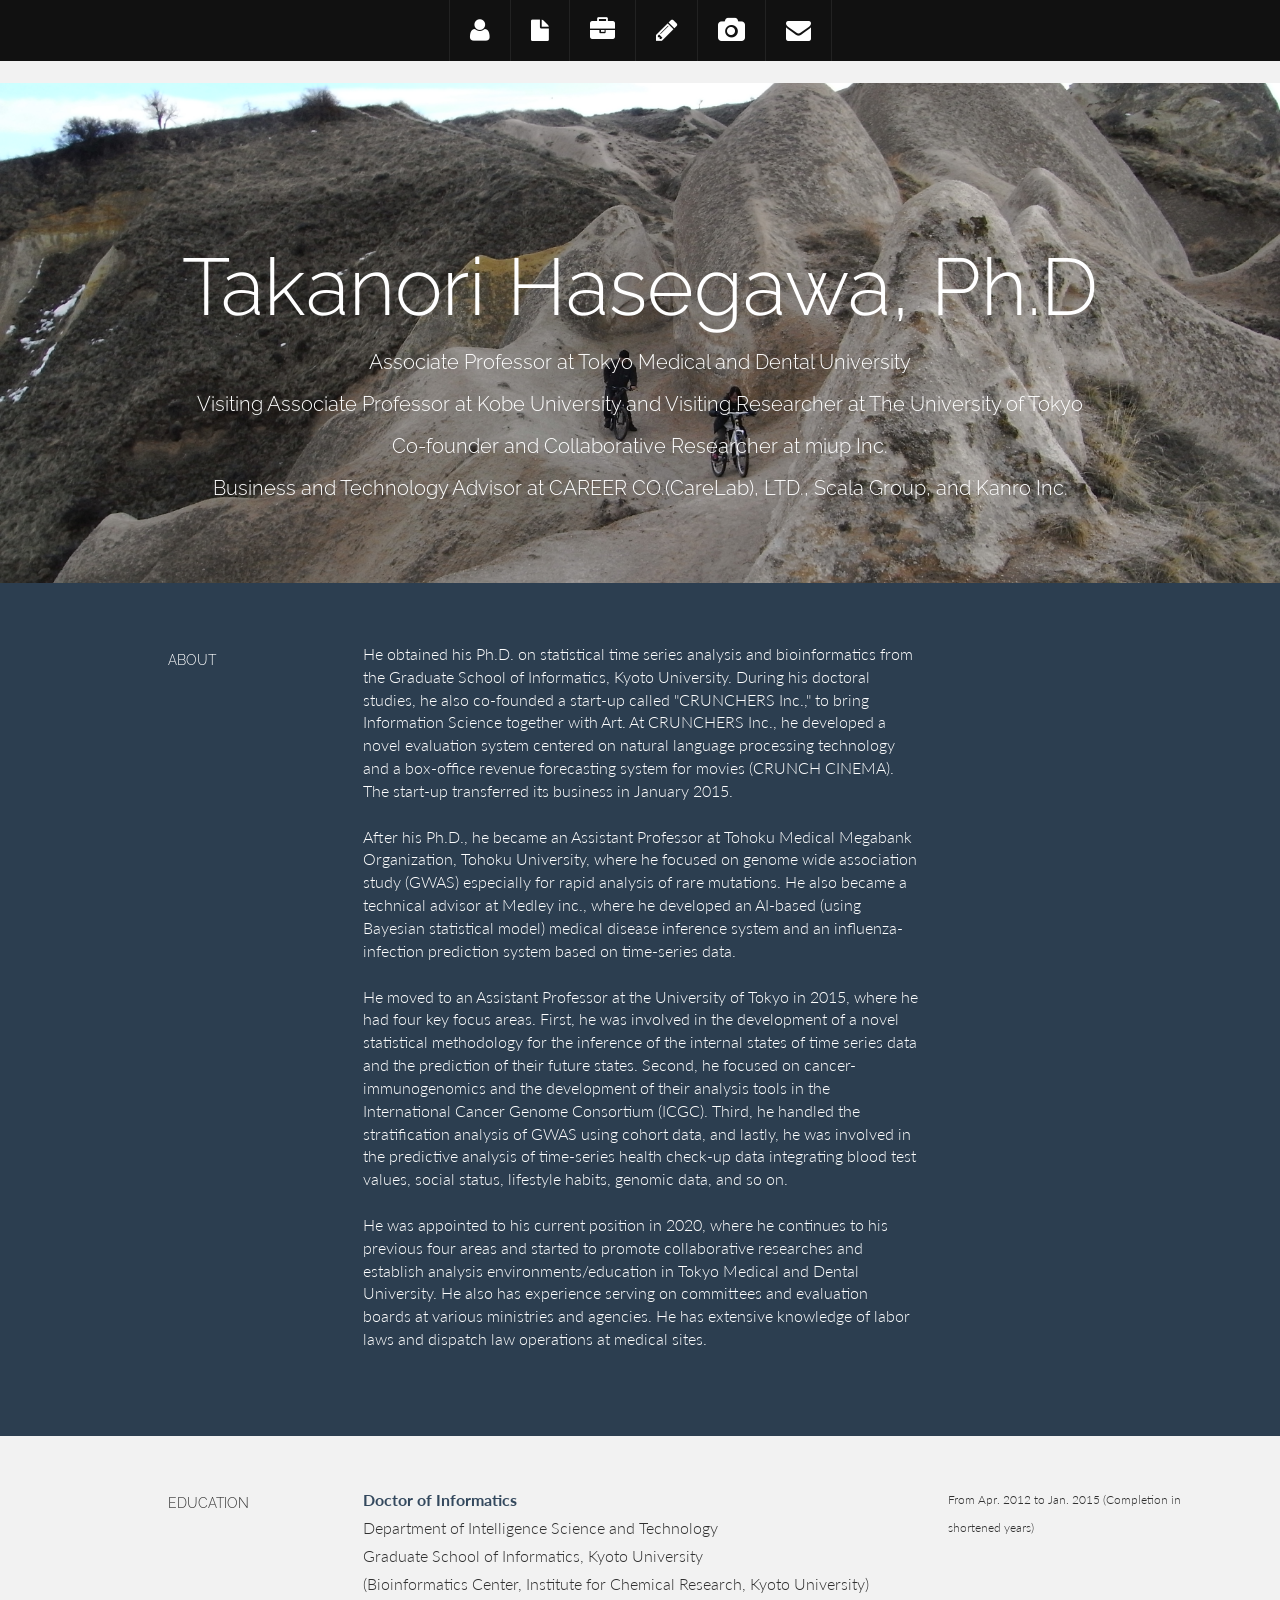
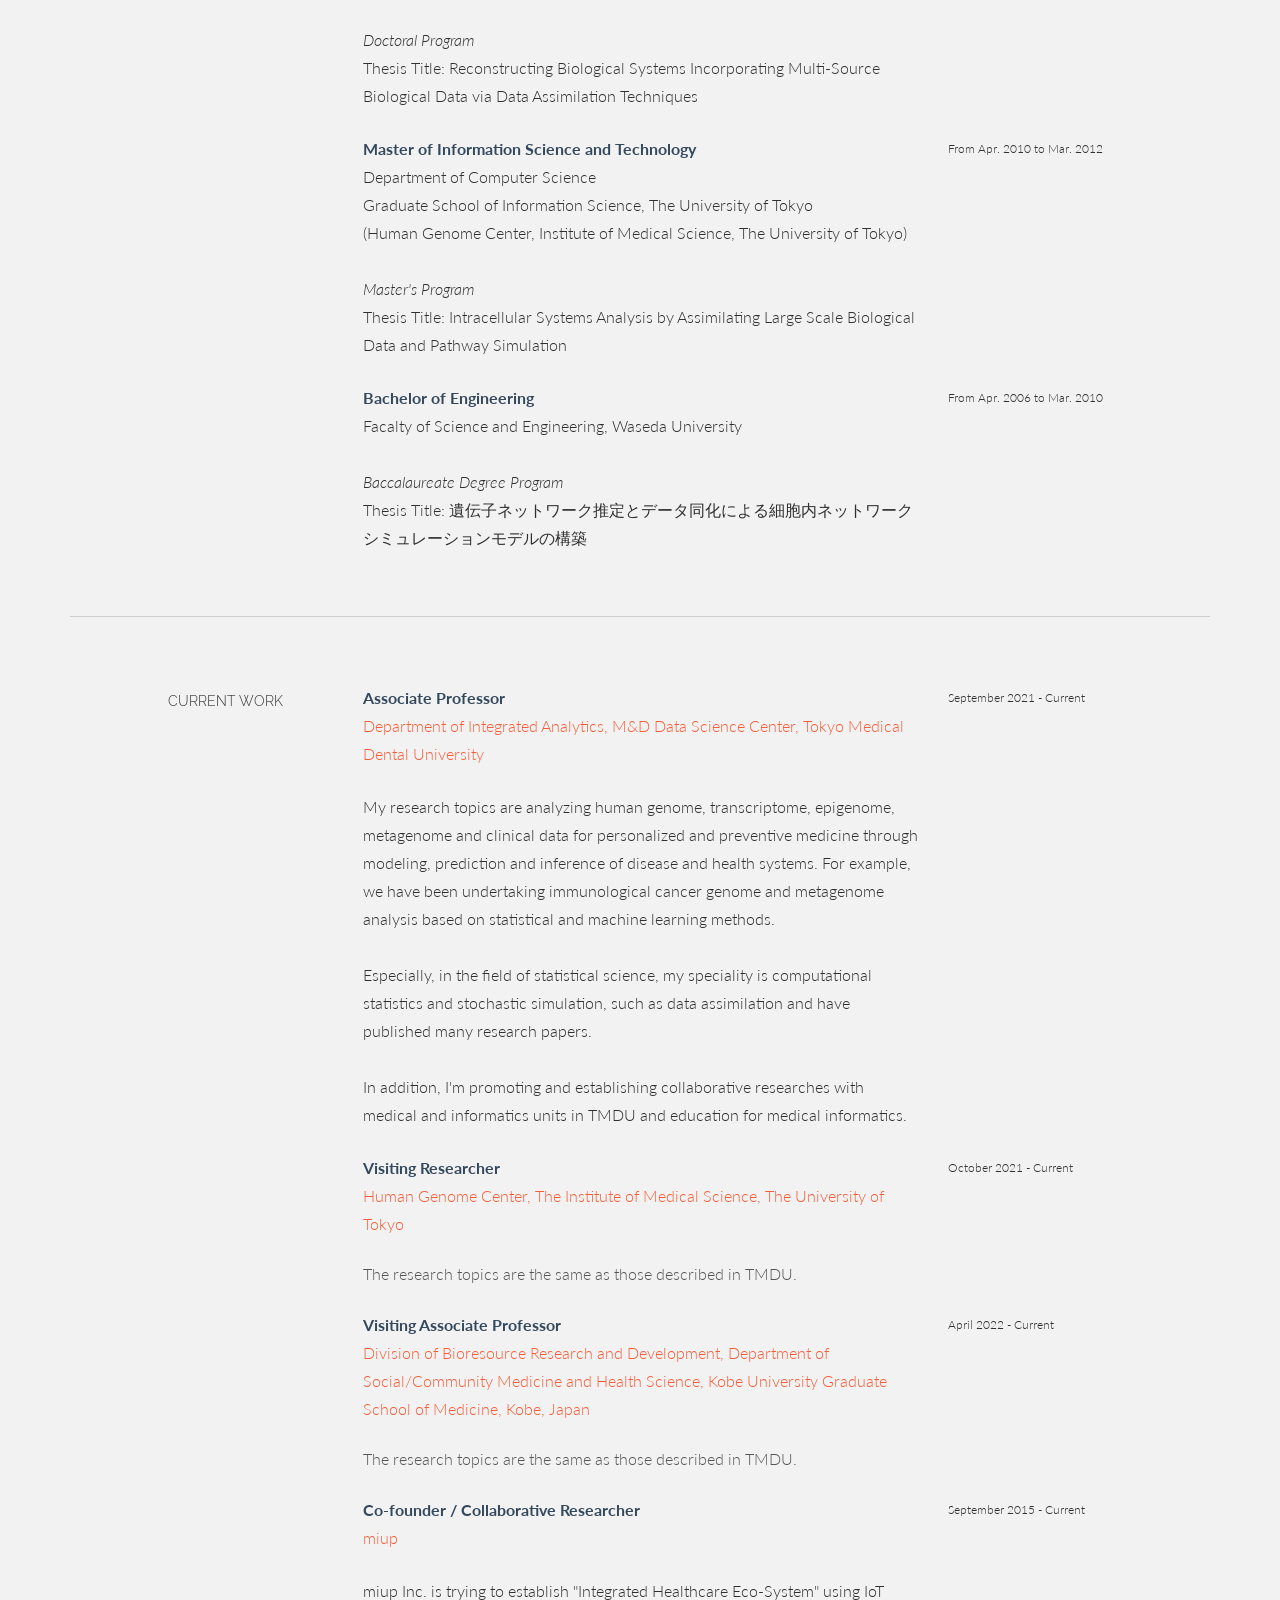
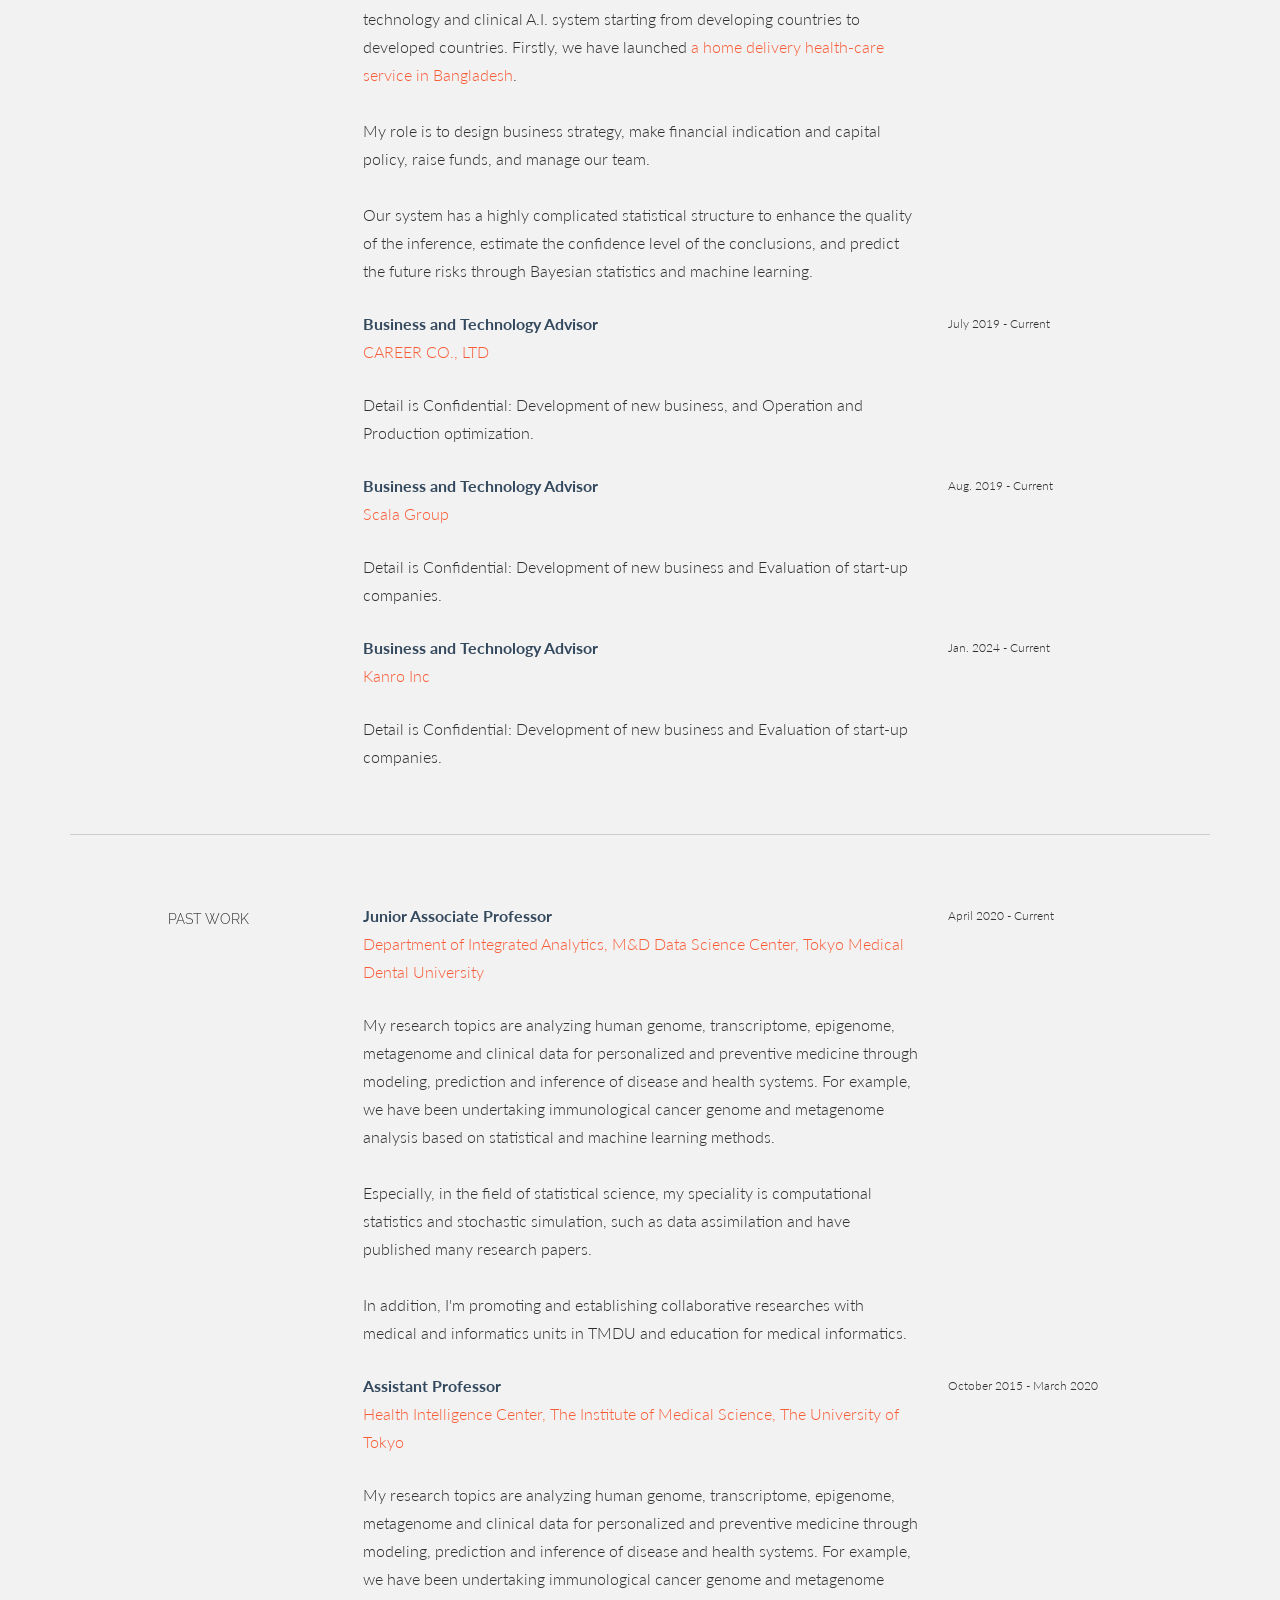
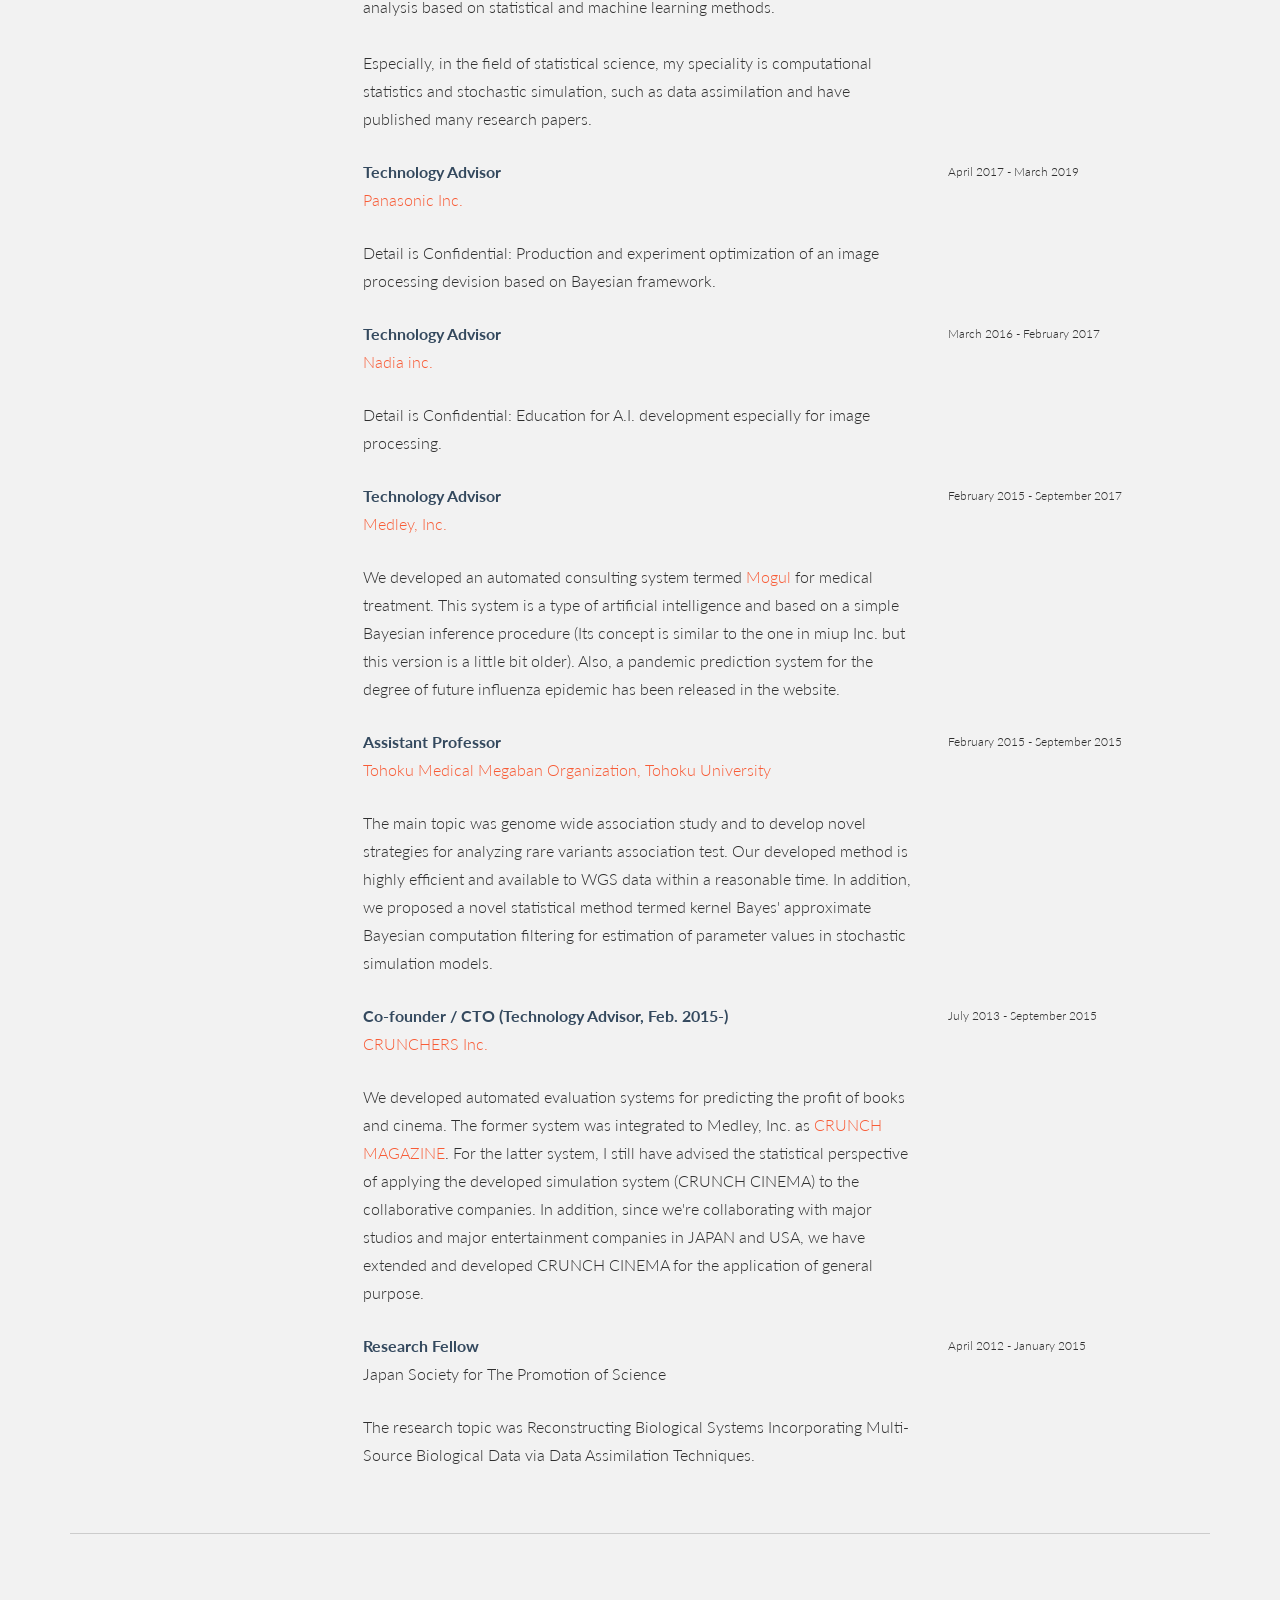
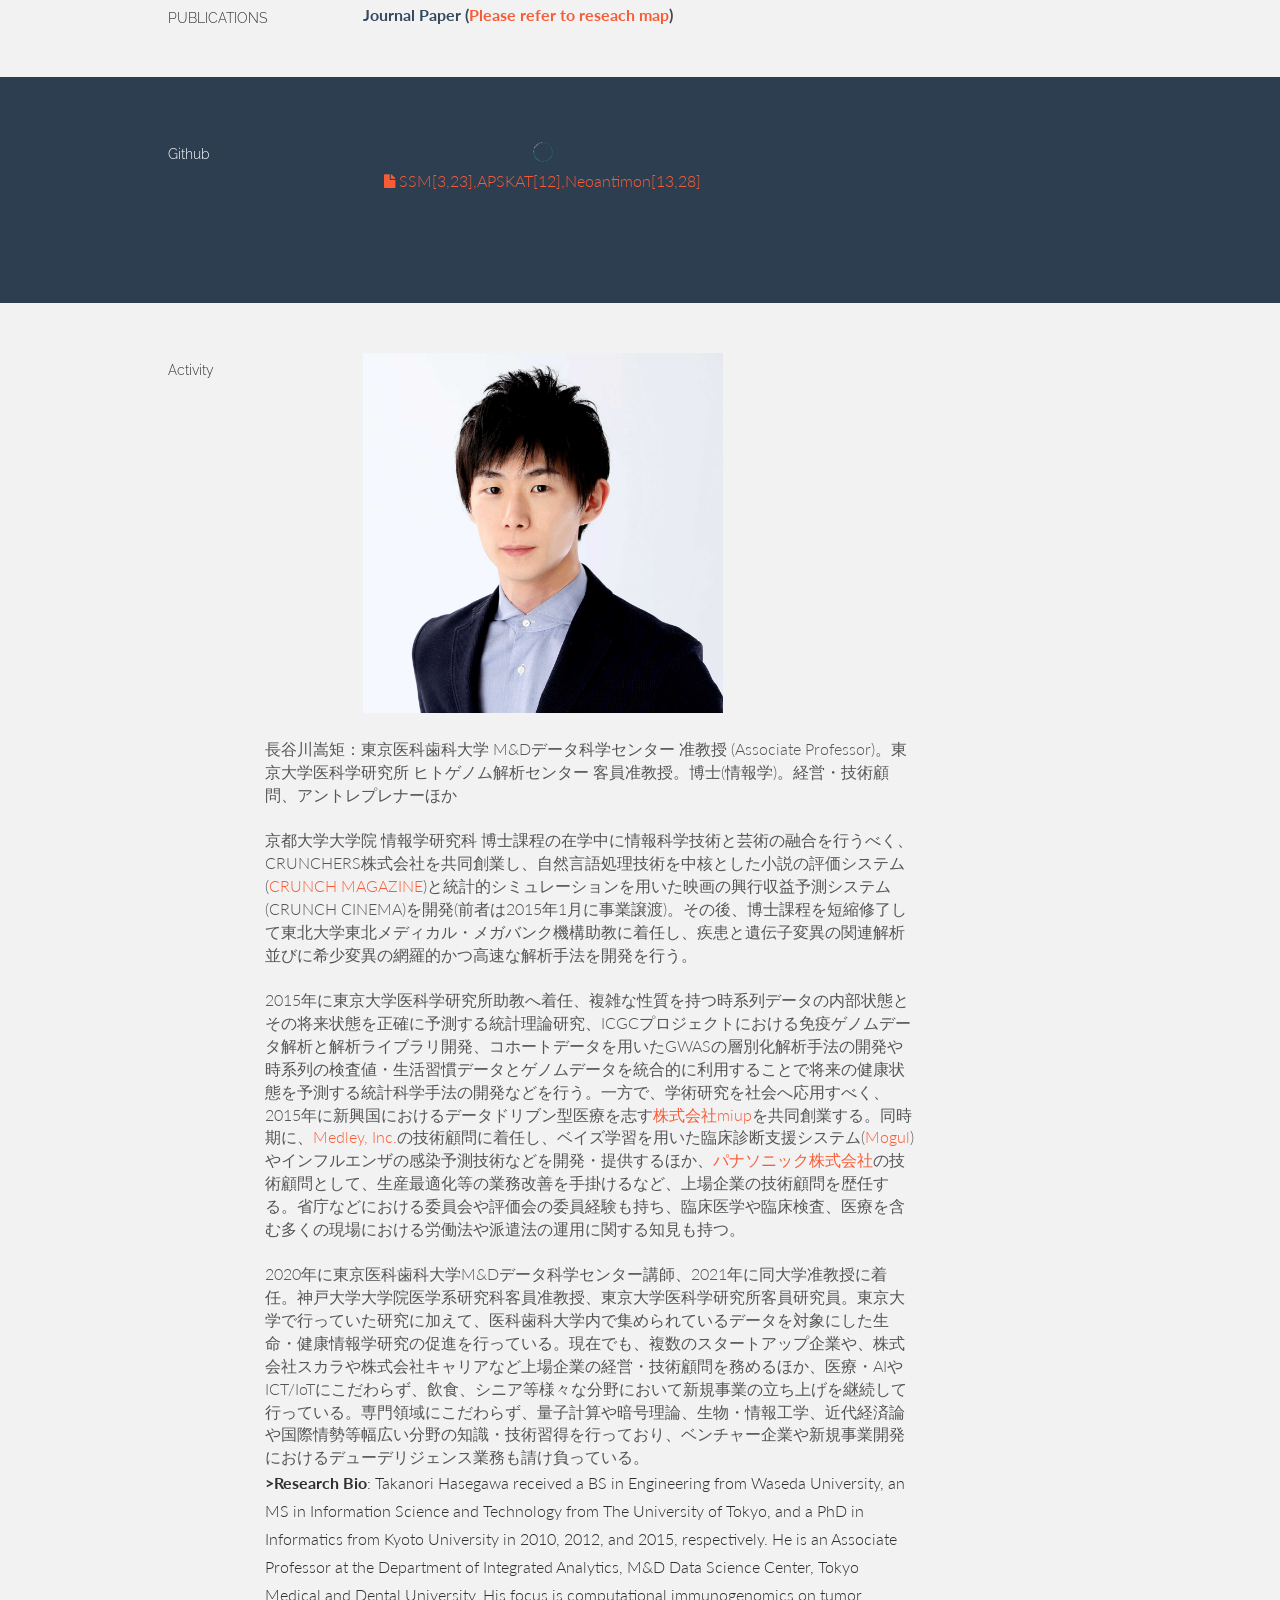
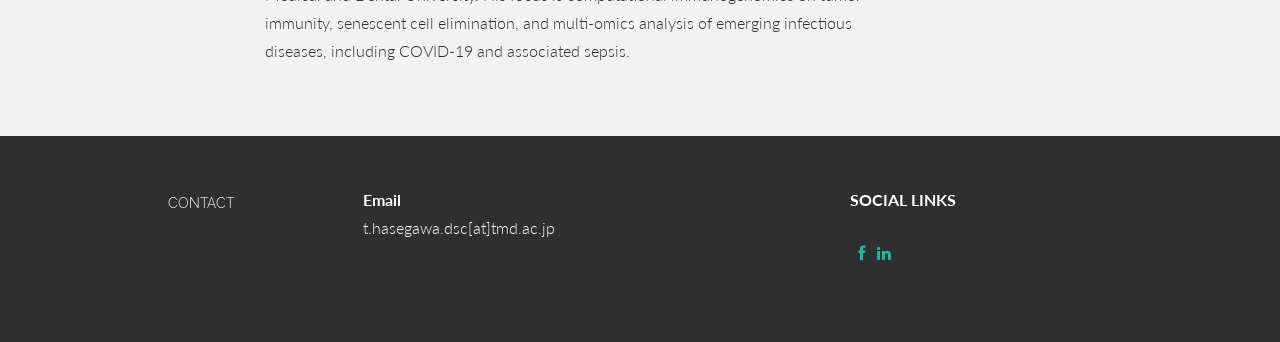
<file: index.html>
A<!DOCTYPE html>A
<html lang="en">
  <head>
    <meta charset="utf-8">
    <meta name="viewport" content="width=device-width, initial-scale=1.0">
    <meta name="description" content="">
    <meta name="author" content="">
    <link rel="shortcut icon" href="assets/ico/favicon.png">

    <title>Profile - Takanori Hasegawa, Ph.D</title>

    <!-- Bootstrap core CSS -->
    <link href="assets/css/bootstrap.css" rel="stylesheet">

    <!-- Custom styles for this template -->
    <link href="assets/css/main.css" rel="stylesheet">
    
	<link rel="stylesheet" href="assets/css/font-awesome.min.css">
    
    <link href='http://fonts.googleapis.com/css?family=Lato:300,400,700,300italic,400italic' rel='stylesheet' type='text/css'>
    <link href='http://fonts.googleapis.com/css?family=Raleway:400,300,700' rel='stylesheet' type='text/css'>
    
    <script src="assets/js/jquery.min.js"></script>
    <script type="text/javascript" src="assets/js/smoothscroll.js"></script> 
    <script src="assets/js/Chart.js"></script>

    <!-- HTML5 shim and Respond.js IE8 support of HTML5 elements and media queries -->
    <!--[if lt IE 9]>
      <script src="assets/js/html5shiv.js"></script>
      <script src="assets/js/respond.min.js"></script>
    <![endif]-->
  </head>

  <body data-spy="scroll" data-offset="0" data-target="#nav">
    <div id="section-topbar">
      <div id="topbar-inner">
	<div class="container">
	  <div class="row">
	    <div class="dropdown">
	      <ul id="nav" class="nav">
		<li class="menu-item"><a class="smoothScroll" href="#about" title="About"><i class="icon-user"></i></a></li>
		<li class="menu-item"><a class="smoothScroll" href="#resume" title="Resume"><i class="icon-file"></i></a></li>
		<li class="menu-item"><a class="smoothScroll" href="#current_work" title="Works"><i class="icon-briefcase"></i></a></li>
		<li class="menu-item"><a class="smoothScroll" href="#pub" title="Publications"><i class="icon-pencil"></i></a></li>
		<li class="menu-item"><a class="smoothScroll" href="#pic" title="Pictures"><i class="icon-camera"></i></a></li>
		<li class="menu-item"><a class="smoothScroll" href="#contact" title="Contact"><i class="icon-envelope"></i></a></li>
	      </ul><!--/ uL#nav -->
	    </div><!-- /.dropdown -->
	    
	    <div class="clear"></div>
	  </div><!--/.row -->
	</div><!--/.container -->
	
	<div class="clear"></div>
      </div><!--/ #topbar-inner -->
    </div><!--/ #section-topbar -->
    
    <div id="headerwrap">
      <div class="container">
	<div class="row centered">
	  <div class="col-lg-12">
	    <h1>Takanori Hasegawa, Ph.D</h1>
	    <h3>Associate Professor at Tokyo Medical and Dental University</h3>
	    <h3>Visiting Associate Professor at Kobe University and Visiting Researcher at The University of Tokyo</h3>
	    <h3>Co-founder and Collaborative Researcher at miup Inc.</h3>
	    <h3>Business and Technology Advisor at CAREER CO.(CareLab), LTD., Scala Group, and Kanro Inc.</h3>
	  </div><!--/.col-lg-12 -->
	</div><!--/.row -->
      </div><!--/.container -->
    </div><!--/.#headerwrap -->    
    
    <section id="about" name="about"></section>
    <div id="intro">
      <div class="container">
	<div class="row">
	  
	  <div class="col-lg-2 col-lg-offset-1">
	    <h5>ABOUT</h5>
	  </div>
	  <div class="col-lg-6">
	      He obtained his Ph.D. on statistical time series analysis and bioinformatics from the Graduate School of Informatics, Kyoto University. During his doctoral studies, he also co-founded a start-up called "CRUNCHERS Inc.," to bring Information Science together with Art. At CRUNCHERS Inc., he developed a novel evaluation system centered on natural language processing technology and a box-office revenue forecasting system for movies (CRUNCH CINEMA). The start-up transferred its business in January 2015. <br/><br/>

	      After his Ph.D., he became an Assistant Professor at Tohoku Medical Megabank Organization, Tohoku University, where he focused on genome wide association study (GWAS) especially for rapid analysis of rare mutations. He also became a technical advisor at Medley inc., where he developed an AI-based (using Bayesian statistical model) medical disease inference system and an influenza-infection prediction system based on time-series data. <br/><br/>

	      He moved to an Assistant Professor at the University of Tokyo in 2015, where he had four key focus areas. First, he was involved in the development of a novel statistical methodology for the inference of the internal states of time series data and the prediction of their future states. Second, he focused on cancer-immunogenomics and the development of their analysis tools in the International Cancer Genome Consortium (ICGC). Third, he handled the stratification analysis of GWAS using cohort data, and lastly, he was involved in the predictive analysis of time-series health check-up data integrating blood test values, social status, lifestyle habits, genomic data, and so on. <br/><br/>

	      He was appointed to his current position in 2020, where he continues to his previous four areas and started to promote collaborative researches and establish analysis environments/education in Tokyo Medical and Dental University. He also has experience serving on committees and evaluation boards at various ministries and agencies. He has extensive knowledge of labor laws and dispatch law operations at medical sites. 
		</p>
	  </div>
	  <!--div class="col-lg-3">
	      <p><a href="#"><i class="icon-file"></i></a> <sm>DOWNLOAD PDF</sm></p>
	  </div!--->
	  
	</div><!--/.row -->
      </div><!--/.container -->
    </div><!--/ #intro -->

    
    <section id="resume" name="resume"></section>
    <!--EDUCATION DESCRIPTION -->
    <div class="container desc">
      <div class="row">
	
	<div class="col-lg-2 col-lg-offset-1">
	  <h5>EDUCATION</h5>
	</div>
	<div class="col-lg-6">
	  <p><t>Doctor of Informatics</t><br/>
	    Department of  Intelligence Science and Technology<br/>
	    Graduate School of Informatics, Kyoto University<br/>
	    (Bioinformatics Center, Institute for Chemical Research, Kyoto University)<br/>
	    <br/>
	    <i>Doctoral Program</i><br/>
	    Thesis Title: Reconstructing Biological Systems Incorporating Multi-Source Biological Data via Data Assimilation Techniques<br/>
	  </p>
	</div>
	<div class="col-lg-3">
	  <p><sm>From Apr. 2012 to Jan. 2015 (Completion in shortened years)</sm></p>
	</div>
	
	<div class="col-lg-6 col-lg-offset-3">
	  <p><t>Master of Information Science and Technology</t><br/>
	    Department of Computer Science <br/>
	    Graduate School of Information Science, The University of Tokyo<br/>
	    (Human Genome Center, Institute of Medical Science, The University of Tokyo)<br/>
	    <br/>
	    <i>Master's Program</i><br/>
	    Thesis Title: Intracellular Systems Analysis by Assimilating Large Scale Biological Data and Pathway Simulation<br/>
	  </p>
	</div>
	<div class="col-lg-3">
	  <p><sm>From Apr. 2010 to Mar. 2012</sm></p>
	</div>
	
	<div class="col-lg-6 col-lg-offset-3">
	  <p><t>Bachelor of Engineering</t><br/>
	    Facalty of Science and Engineering, Waseda University<br/>
	    <br/>
	    <i>Baccalaureate Degree Program</i><br/>
	    Thesis Title: 遺伝子ネットワーク推定とデータ同化による細胞内ネットワークシミュレーションモデルの構築</br>
	  </p>
	</div>
	<div class="col-lg-3">
	  <p><sm>From Apr. 2006 to Mar. 2010</sm></p>
	</div>
	
      </div><!--/.row -->
      <br>
      <hr>
    </div><!--/.container -->
    
    
    <!--WORK DESCRIPTION -->
    <section id="current_work" name="current_work"></section>
    <div class="container desc">
      <div class="row">
	
	<div class="col-lg-2 col-lg-offset-1">
	  <h5>CURRENT WORK</h5>
	</div>
	
	<div class="col-lg-6">
	  <p><t>Associate Professor</t><br/>
	    <a href="http://www.tmd.ac.jp/cmn/dsc/index.html">Department of Integrated Analytics, M&D Data Science Center, Tokyo Medical Dental University</a><br/>
	  </p>
	  <p>My research topics are analyzing human genome, transcriptome, epigenome, metagenome and clinical data for personalized and preventive medicine through modeling, prediction and inference of disease and health systems. For example, we have been undertaking immunological cancer genome and metagenome analysis based on statistical and machine learning methods. <br/><br/>

		Especially, in the field of statistical science, my speciality is computational statistics and stochastic simulation, such as data assimilation and have published many research papers. <br/><br/>
					
		In addition, I'm promoting and establishing collaborative researches with medical and informatics units in TMDU and education for medical informatics. 
	  </p>
	</div>
	<div class="col-lg-3">
	  <p><sm>September 2021 - Current</sm></p>
	</div>

	<div class="col-lg-6 col-lg-offset-3">
	  <p><t>Visiting Researcher</t><br/>
	    <a href="https://www.hm-intelligence.com/">Human Genome Center, The Institute of Medical Science, The University of Tokyo</a><br/>
	  </p>
	  The research topics are the same as those described in TMDU.
	  <p>
	</div>
	<div class="col-lg-3">
	  <p><sm>October 2021 - Current</sm></p>
	</div>

	<div class="col-lg-6 col-lg-offset-3">
	  <p><t>Visiting Associate Professor</t><br/>
	    <a href="https://www.med.kobe-u.ac.jp/brd/">Division of Bioresource Research and Development, Department of Social/Community Medicine and Health Science, Kobe University Graduate School of Medicine, Kobe, Japan</a><br/>
	  </p>
	  The research topics are the same as those described in TMDU.
	  <p>
	</div>
	<div class="col-lg-3">
	  <p><sm>April 2022 - Current</sm></p>
	</div>
	
	<div class="col-lg-6 col-lg-offset-3">
	  <p><t>Co-founder / Collaborative Researcher</t><br/>
	    <a href="http://miup.jp/">miup</a><br/>
	  </p>
	  <p>
	    miup Inc. is trying to establish "Integrated Healthcare Eco-System" using IoT technology and clinical A.I. system starting from developing countries to developed countries. Firstly, we have launched <a href="http://my-sheba.com/">a home delivery health-care service in Bangladesh</a>. <br/><br/>

	    My role is to design business strategy, make financial indication and capital policy, raise funds, and manage our team. <br/><br/>

	    Our system has a highly complicated statistical structure to enhance the quality of the inference, estimate the confidence level of the conclusions, and predict the future risks through Bayesian statistics and machine learning. </p>
	</div>
	<div class="col-lg-3">
	  <p><sm>September 2015 - Current</sm></p>
	</div>

	<div class="col-lg-6 col-lg-offset-3">
	  <p><t>Business and Technology Advisor</t><br/>
	    <a href="https://www.careergift.co.jp/">CAREER CO., LTD</a><br/>
	  </p>
	  <p>Detail is Confidential: Development of new business, and Operation and Production optimization.</p>
	</div>
	<div class="col-lg-3">
	  <p><sm>July 2019 - Current</sm></p>
	</div>

	<div class="col-lg-6 col-lg-offset-3">
	  <p><t>Business and Technology Advisor</t><br/>
	    <a href="https://scalagrp.jp/">Scala Group</a><br/>
	  </p>
	  <p>Detail is Confidential: Development of new business and Evaluation of start-up companies.</p>
	</div>
	<div class="col-lg-3">
	  <p><sm>Aug. 2019 - Current</sm></p>
	</div>

	<div class="col-lg-6 col-lg-offset-3">
	  <p><t>Business and Technology Advisor</t><br/>
	    <a href="https://www.kanro.co.jp/">Kanro Inc</a><br/>
	  </p>
	  <p>Detail is Confidential: Development of new business and Evaluation of start-up companies.</p>
	</div>
	<div class="col-lg-3">
	  <p><sm>Jan. 2024 - Current</sm></p>
	</div>

      </div><!--/.row -->
      <br>
      <hr>
    </div><!--/.container -->

    <!--WORK DESCRIPTION -->
    <section id="past_work" name="past_work"></section>
    <div class="container desc">
      <div class="row">
	
	<div class="col-lg-2 col-lg-offset-1">
	  <h5>PAST WORK</h5>
	</div>

	<div class="col-lg-6">
	  <p><t>Junior Associate Professor</t><br/>
	    <a href="http://www.tmd.ac.jp/cmn/dsc/index.html">Department of Integrated Analytics, M&D Data Science Center, Tokyo Medical Dental University</a><br/>
	  </p>
	  <p>My research topics are analyzing human genome, transcriptome, epigenome, metagenome and clinical data for personalized and preventive medicine through modeling, prediction and inference of disease and health systems. For example, we have been undertaking immunological cancer genome and metagenome analysis based on statistical and machine learning methods. <br/><br/>

		Especially, in the field of statistical science, my speciality is computational statistics and stochastic simulation, such as data assimilation and have published many research papers. <br/><br/>
					
		In addition, I'm promoting and establishing collaborative researches with medical and informatics units in TMDU and education for medical informatics. 
	  </p>
	</div>
	<div class="col-lg-3">
	  <p><sm>April 2020 - Current</sm></p>
	</div>
	
	<div class="col-lg-6 col-lg-offset-3">
	  <p><t>Assistant Professor</t><br/>
	    <a href="http://hic-imsut.jp/">Health Intelligence Center, The Institute of Medical Science, The University of Tokyo</a><br/>
	  </p>
	  <p>My research topics are analyzing human genome, transcriptome, epigenome, metagenome and clinical data for personalized and preventive medicine through modeling, prediction and inference of disease and health systems. For example, we have been undertaking immunological cancer genome and metagenome analysis based on statistical and machine learning methods. <br/><br/>
	    
	    Especially, in the field of statistical science, my speciality is computational statistics and stochastic simulation, such as data assimilation and have published many research papers.</p>
	</div>
	<div class="col-lg-3">
	  <p><sm>October 2015 - March 2020</sm></p>
	</div>
	
	<div class="col-lg-6 col-lg-offset-3">
	  <p><t>Technology Advisor</t><br/>
	    <a href="https://www.panasonic.com/global/home.html">Panasonic Inc.</a><br/>
	  </p>
	  <p>Detail is Confidential: Production and experiment optimization of an image processing devision based on Bayesian framework.</p>
	</div>
	<div class="col-lg-3">
	  <p><sm>April 2017 - March 2019</sm></p>
	</div>

	<div class="col-lg-6 col-lg-offset-3">
	  <p><t>Technology Advisor</t><br/>
	    <a href="https://nadia.bz/">Nadia inc.</a><br/>
	  </p>
	  <p>Detail is Confidential: Education for A.I. development especially for image processing.</p>
	</div>
	<div class="col-lg-3">
	  <p><sm>March 2016 - February 2017</sm></p>
	</div>
	
	<div class="col-lg-6 col-lg-offset-3">
	  <p><t>Technology Advisor</t><br/>
	    <a href="http://medley.life/">Medley, Inc.</a><br/>
	  </p>
	  <p>We developed an automated consulting system termed <a href="http://medley.life/symptoms">Mogul</a> for medical treatment. This system is a type of artificial intelligence and based on a simple Bayesian inference procedure (Its concept is similar to the one in miup Inc. but this version is a little bit older). Also, a pandemic prediction system for the degree of future influenza epidemic has been released in the website. </p>
	</div>
	<div class="col-lg-3">
	  <p><sm>February  2015 - September 2017 </sm></p>
	</div>

	<div class="col-lg-6 col-lg-offset-3">
	  <p><t>Assistant Professor</t><br/>
	    <a href="http://www.megabank.tohoku.ac.jp/english/">Tohoku Medical Megaban Organization, Tohoku University</a><br/>
	  </p>
	  <p>The main topic was genome wide association study and to develop novel strategies for analyzing rare variants association test. Our developed method is highly efficient and available to WGS data within a reasonable time. In addition, we proposed a novel statistical method termed kernel Bayes' approximate Bayesian computation filtering for estimation of parameter values in stochastic simulation models.  </p>
	</div>
	<div class="col-lg-3">
	  <p><sm>February  2015 - September 2015</sm></p>
	</div>
	
	<div class="col-lg-6 col-lg-offset-3">
	  <p><t>Co-founder / CTO (Technology Advisor, Feb. 2015-)</t><br/>
	    <a href="http://www.crunchers.jp/">CRUNCHERS Inc. </a><br/>
	  </p>
	  <p>We developed automated evaluation systems for predicting the profit of books and cinema. The former system was integrated to Medley, Inc. as <a href="http://crmg.me/">CRUNCH MAGAZINE</a>. For the latter system, I still have advised the statistical perspective of applying the developed simulation system (CRUNCH CINEMA) to the collaborative companies. In addition, since we're collaborating with major studios and major entertainment companies in JAPAN and USA, we have extended and developed CRUNCH CINEMA for the application of general purpose.</p>
	</div>
	<div class="col-lg-3">
	  <p><sm>July 2013 - September 2015</sm></p>
	</div>
	
	<div class="col-lg-6 col-lg-offset-3">
	  <p><t>Research Fellow</t><br/>
	    Japan Society for The Promotion of Science<br/>
	  </p>
	  <p>The research topic was Reconstructing Biological Systems Incorporating Multi-Source Biological Data via Data Assimilation Techniques.</p>
	</div>
	<div class="col-lg-3">
	  <p><sm>April 2012 - January 2015</sm></p>
	</div>
	
      </div><!--/.row -->
      <br>
      <hr>
    </div><!--/.container -->
    
    
    <!--AWARDS DESCRIPTION -->
    <section id="pub" name="pub"></section>
    <div class="container desc">
      <div class="row">
	<div class="col-lg-2 col-lg-offset-1">
	  <h5>PUBLICATIONS</h5>
	</div>
	<div class="col-lg-9">
	  <p><t>Journal Paper (<a href="https://researchmap.jp/hase62">Please refer to reseach map</a>)</t><br/> </p>
	</div>
     </div><!--/.row -->
      <br>
    </div><!--/.container -->
    
    
    <!--SKILLS DESCRIPTION--->
    <div id="skillswrap">
      <div class="container">
		<div class="row">
			<div class="col-lg-2 col-lg-offset-1">
				<h5>Github</h5>
			</div>
			<div class="col-lg-4 centered">
				<canvas id="javascript" height="30" width="30"></canvas>
					<p><a href="https://github.com/hase62"><i class="icon-file"></i></a> <a href="https://github.com/hase62">SSM[3,23],APSKAT[12],Neoantimon[13,28]</a></p>
				<br>
				<script>
				var doughnutData = [
				{
				value: 70,
				color:"#1abc9c"
				},
				{
				value : 30,
				color : "#ecf0f1"
				}
				];
				var myDoughnut = new Chart(document.getElementById("javascript").getContext("2d")).Doughnut(doughnutData);
				</script>
			</div>
				
			<div class="col-lg-4 centered">
			</div>
		</div>
      </div>
    </div><!--/ #skillswrap -->
    
    <section id="pic" name="pic"></section>
    <!--PORTFOLIO DESCRIPTION -->
    <div class="container desc">
      <div class="row">
		<div class="col-lg-2 col-lg-offset-1">
		<h5>Activity</h5>
		</div>
	
		<div class="col-lg-9">
		<p><img class="img-responsive" src="assets/img/port03.jpg" alt=""></p>
		</div>
	
	  <div class="col-lg-1 col-lg-offset-1">
	  </div>

	  <div class="col-lg-7">
			長谷川嵩矩：東京医科歯科大学 M&Dデータ科学センター 准教授 (Associate Professor)。東京大学医科学研究所 ヒトゲノム解析センター 客員准教授。博士(情報学)。経営・技術顧問、アントレプレナーほか<br/><br/>
	
			京都大学大学院 情報学研究科 博士課程の在学中に情報科学技術と芸術の融合を行うべく、CRUNCHERS株式会社を共同創業し、自然言語処理技術を中核とした小説の評価システム(<a href="http://crmg.me/">CRUNCH MAGAZINE</a>)と統計的シミュレーションを用いた映画の興行収益予測システム(CRUNCH CINEMA)を開発(前者は2015年1月に事業譲渡)。その後、博士課程を短縮修了して東北大学東北メディカル・メガバンク機構助教に着任し、疾患と遺伝子変異の関連解析並びに希少変異の網羅的かつ高速な解析手法を開発を行う。<br/><br/>
	
			2015年に東京大学医科学研究所助教へ着任、複雑な性質を持つ時系列データの内部状態とその将来状態を正確に予測する統計理論研究、ICGCプロジェクトにおける免疫ゲノムデータ解析と解析ライブラリ開発、コホートデータを用いたGWASの層別化解析手法の開発や時系列の検査値・生活習慣データとゲノムデータを統合的に利用することで将来の健康状態を予測する統計科学手法の開発などを行う。一方で、学術研究を社会へ応用すべく、2015年に新興国におけるデータドリブン型医療を志す<a href="http://miup.jp">株式会社miup</a>を共同創業する。同時期に、<a href="http://medley.life/">Medley, Inc.</a>の技術顧問に着任し、ベイズ学習を用いた臨床診断支援システム(<a href="http://medley.life/symptoms">Mogul</a>)やインフルエンザの感染予測技術などを開発・提供するほか、<a href="https://www.panasonic.com/jp/home.html">パナソニック株式会社</a>の技術顧問として、生産最適化等の業務改善を手掛けるなど、上場企業の技術顧問を歴任する。省庁などにおける委員会や評価会の委員経験も持ち、臨床医学や臨床検査、医療を含む多くの現場における労働法や派遣法の運用に関する知見も持つ。<br/><br/>

			2020年に東京医科歯科大学M&Dデータ科学センター講師、2021年に同大学准教授に着任。神戸大学大学院医学系研究科客員准教授、東京大学医科学研究所客員研究員。東京大学で行っていた研究に加えて、医科歯科大学内で集められているデータを対象にした生命・健康情報学研究の促進を行っている。現在でも、複数のスタートアップ企業や、株式会社スカラや株式会社キャリアなど上場企業の経営・技術顧問を務めるほか、医療・AIやICT/IoTにこだわらず、飲食、シニア等様々な分野において新規事業の立ち上げを継続して行っている。専門領域にこだわらず、量子計算や暗号理論、生物・情報工学、近代経済論や国際情勢等幅広い分野の知識・技術習得を行っており、ベンチャー企業や新規事業開発におけるデューデリジェンス業務も請け負っている。

						<p><b>>Research Bio</b>: Takanori Hasegawa received a BS in Engineering from Waseda University, an MS in Information Science and Technology from The University of Tokyo, and a PhD in Informatics from Kyoto University in 2010, 2012, and 2015, respectively. He is an Associate Professor at the Department of Integrated Analytics, M&D Data Science Center, Tokyo Medical and Dental University. His focus is computational immunogenomics on tumor immunity, senescent cell elimination, and multi-omics analysis of emerging infectious diseases, including COVID-19 and associated sepsis.</p>
		</div>
      </div><!--/.row -->
      <br>
      <br>
    </div><!--/.container -->
  
    <section id="contact" name="contact"></section>
    <!--FOOTER DESCRIPTION -->
    <div id="footwrap">
      <div class="container">
	<div class="row">
	  
	  <div class="col-lg-2 col-lg-offset-1">
	    <h5>CONTACT</h5>
	  </div>
	  <div class="col-lg-5">
	    <p><t>Email</t><br/>
	      t.hasegawa.dsc[at]tmd.ac.jp<br/>
	    </p>
	  </div>
	  <div class="col-lg-4">
	    <p><t>SOCIAL LINKS</t></p>
	    <p>
	      <a href="https://twitter.com/hase62"><i class="icon_booklog"></i></a>
	      <a href="https://www.facebook.com/hase62"><i class="icon-facebook"></i></a>
	      <a href="https://www.linkedin.com/in/hase62"><i class="icon-linkedin"></i></a>
	    </p>
	  </div>
	</div><!--/.row -->
      </div><!--/.container -->
    </div><!--/ #footer -->
    
    <!--div id="c">
	<div class="container">
	  <p>template<a href="http://www.blacktie.co"></a></p>
	  
	</div>
    </div-->
    
    
    <!-- Bootstrap core JavaScript
	 ================================================== -->
    <!-- Placed at the end of the document so the pages load faster -->
    <script src="assets/js/bootstrap.js"></script>
  </body>
</html>
</file>
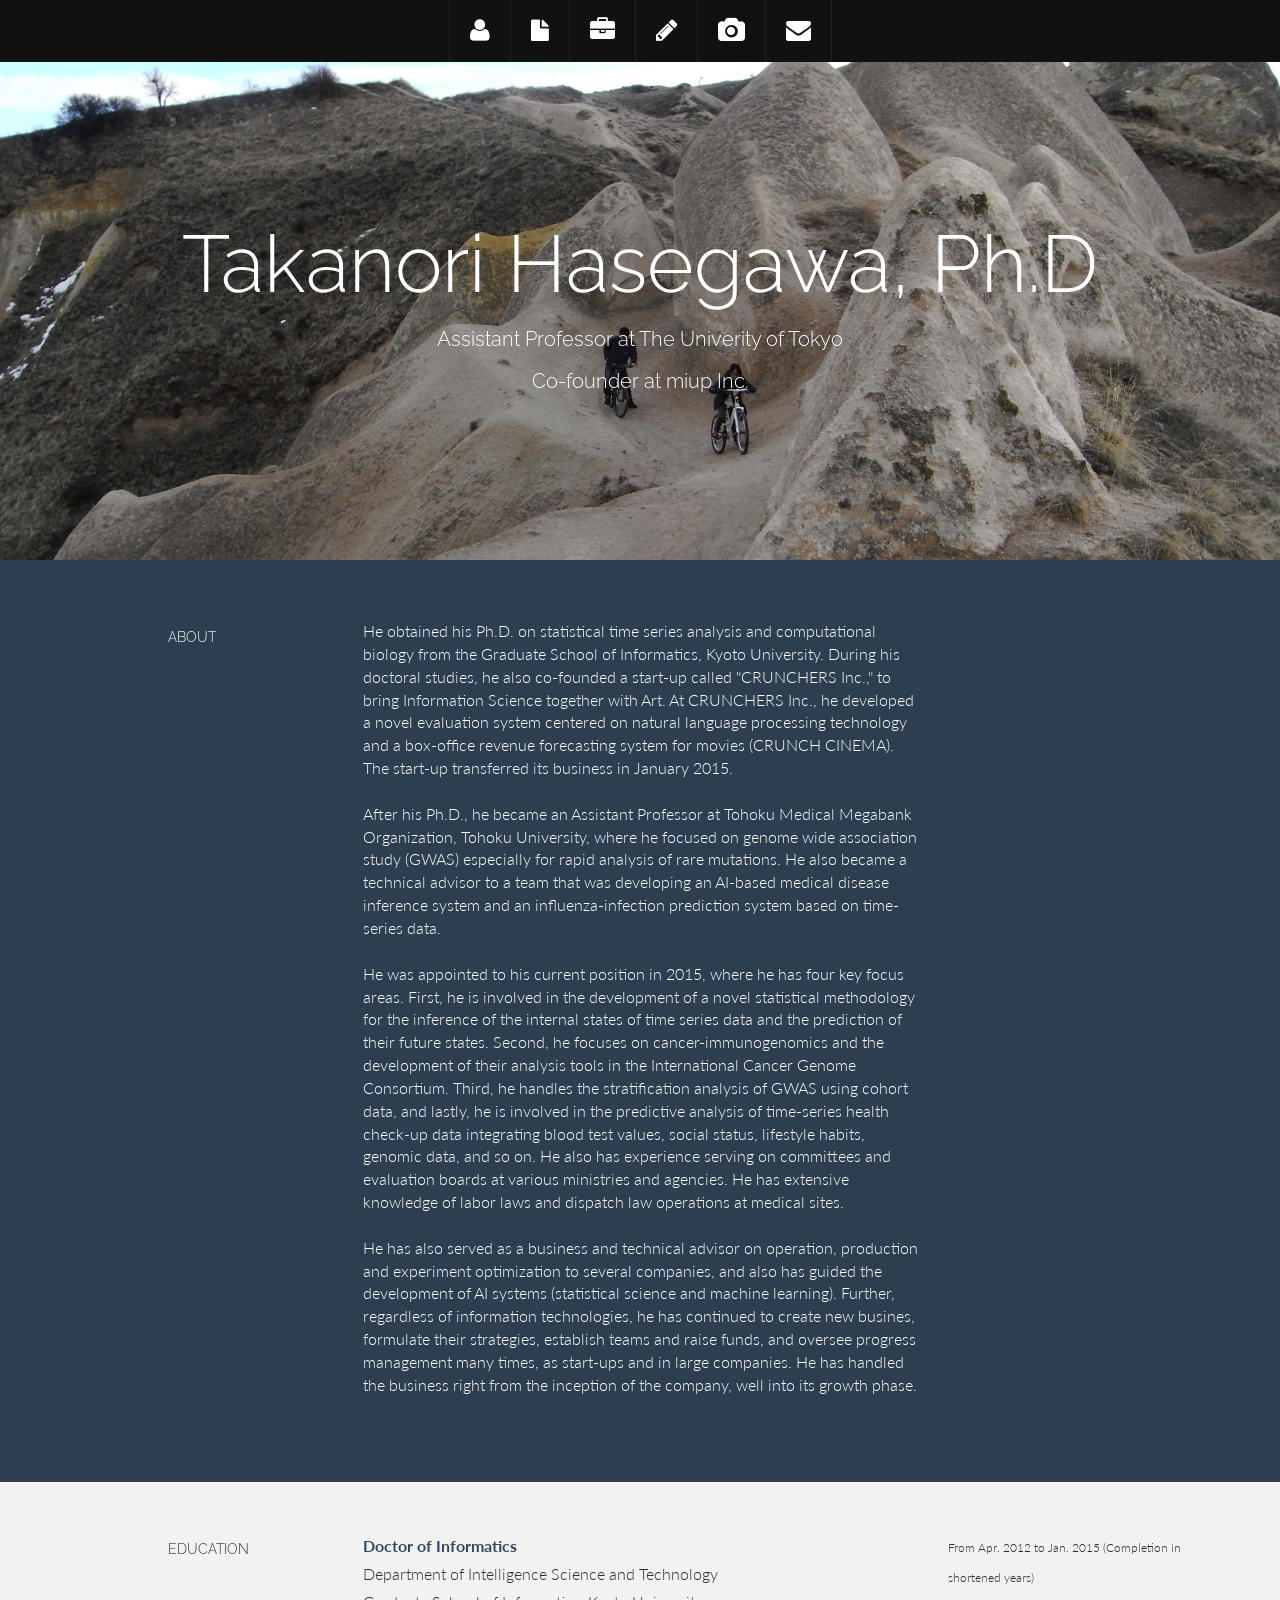
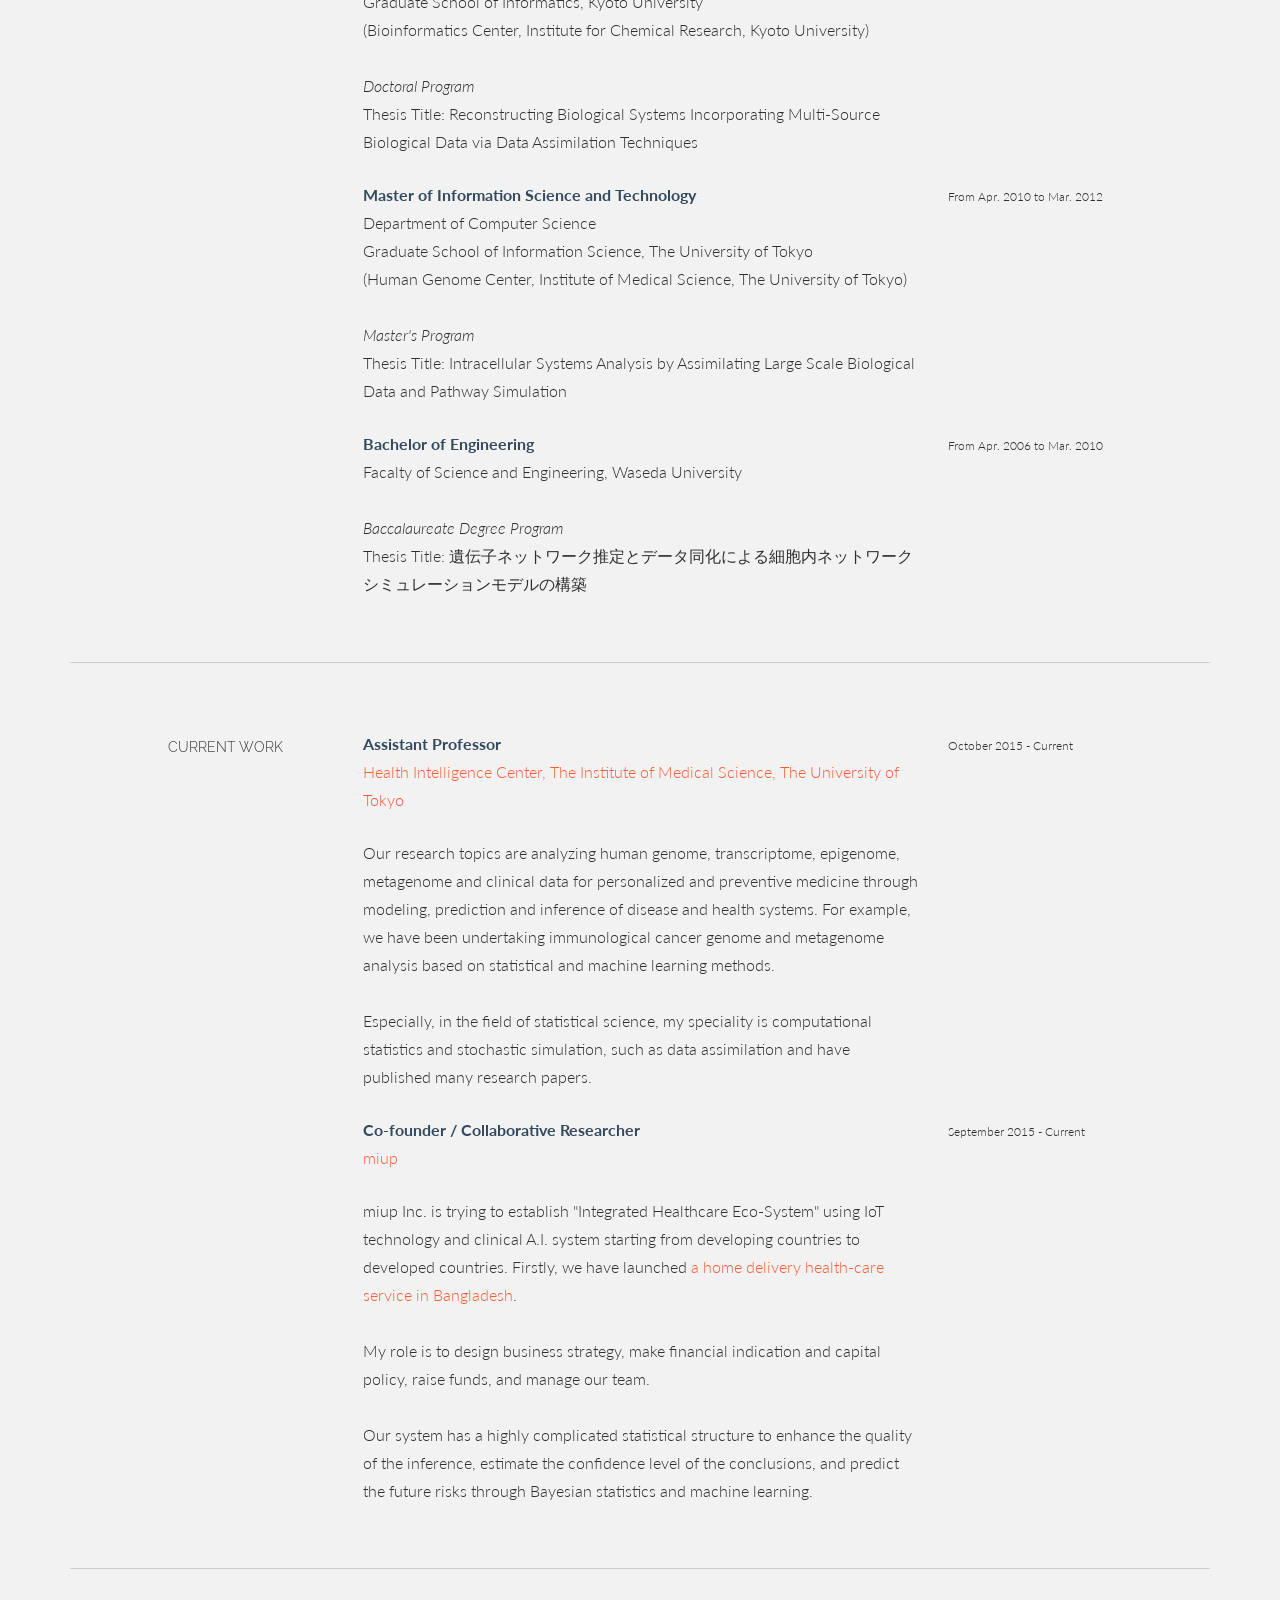
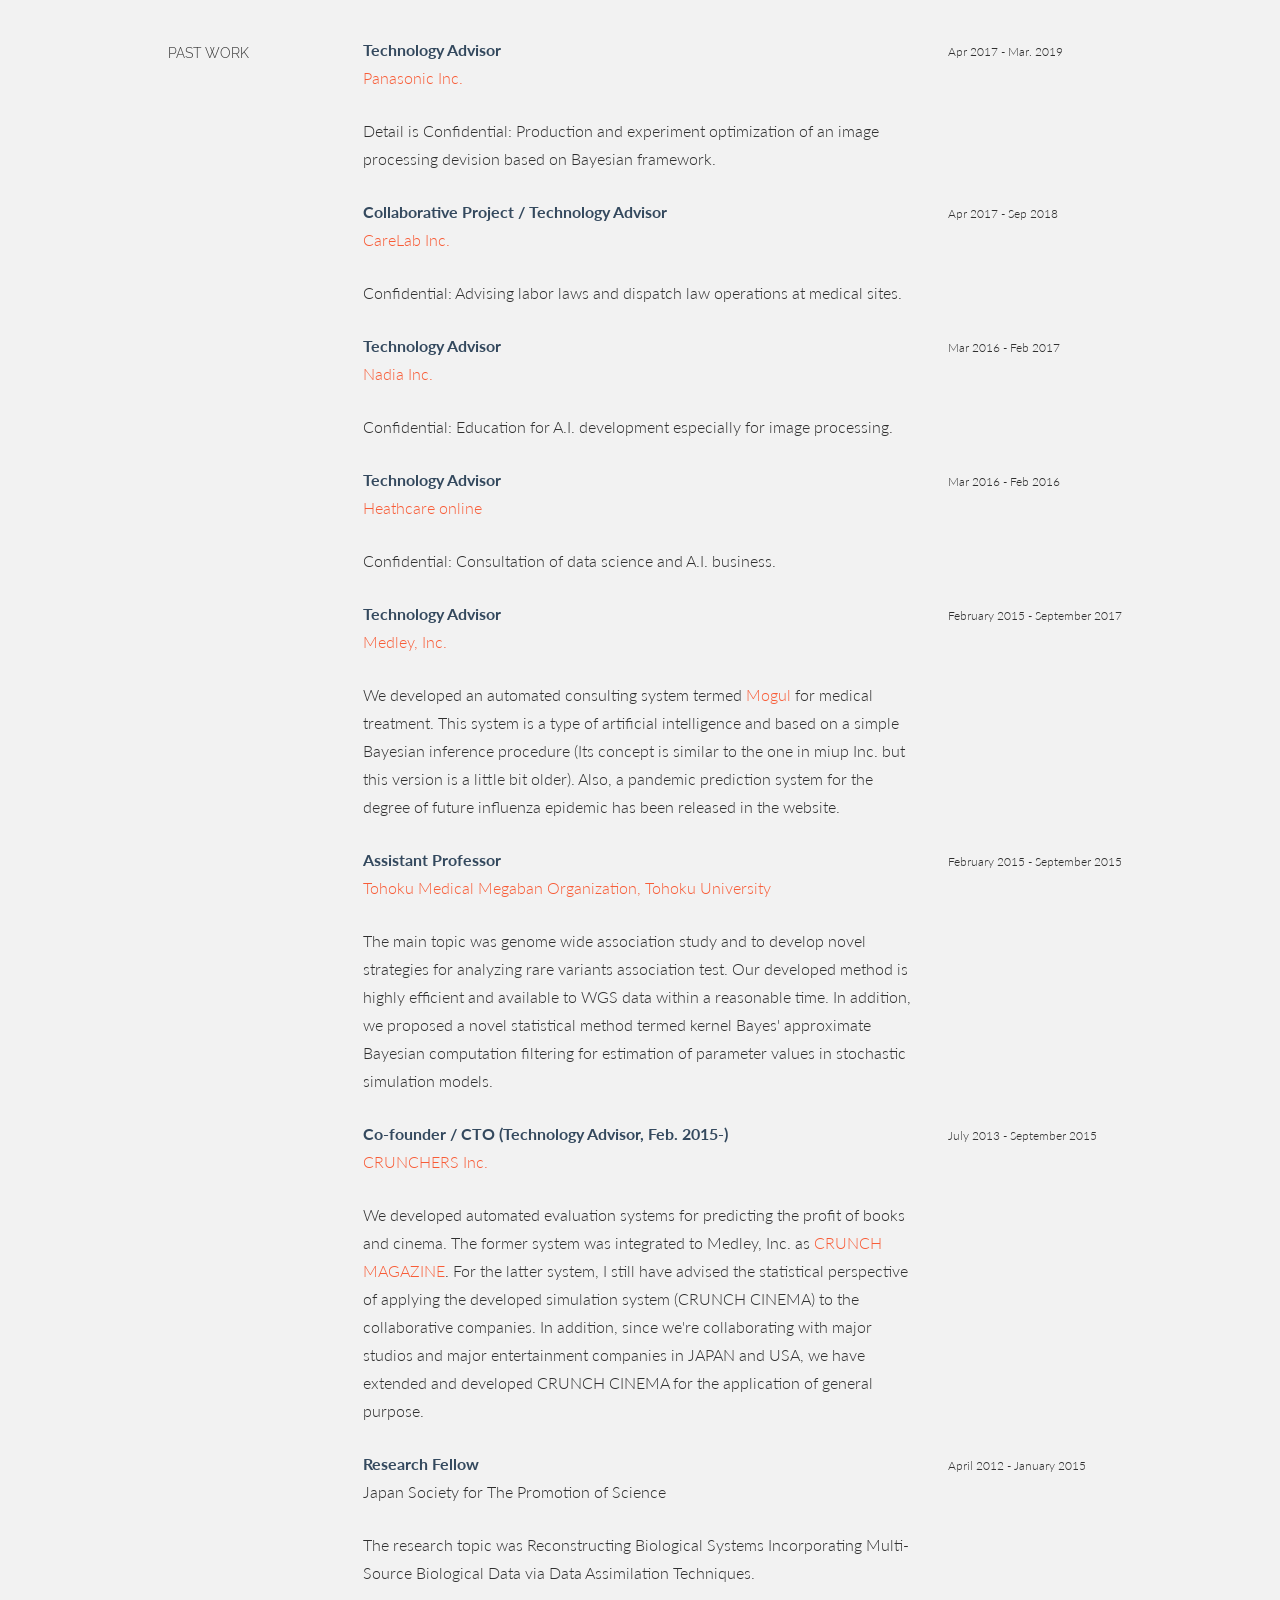
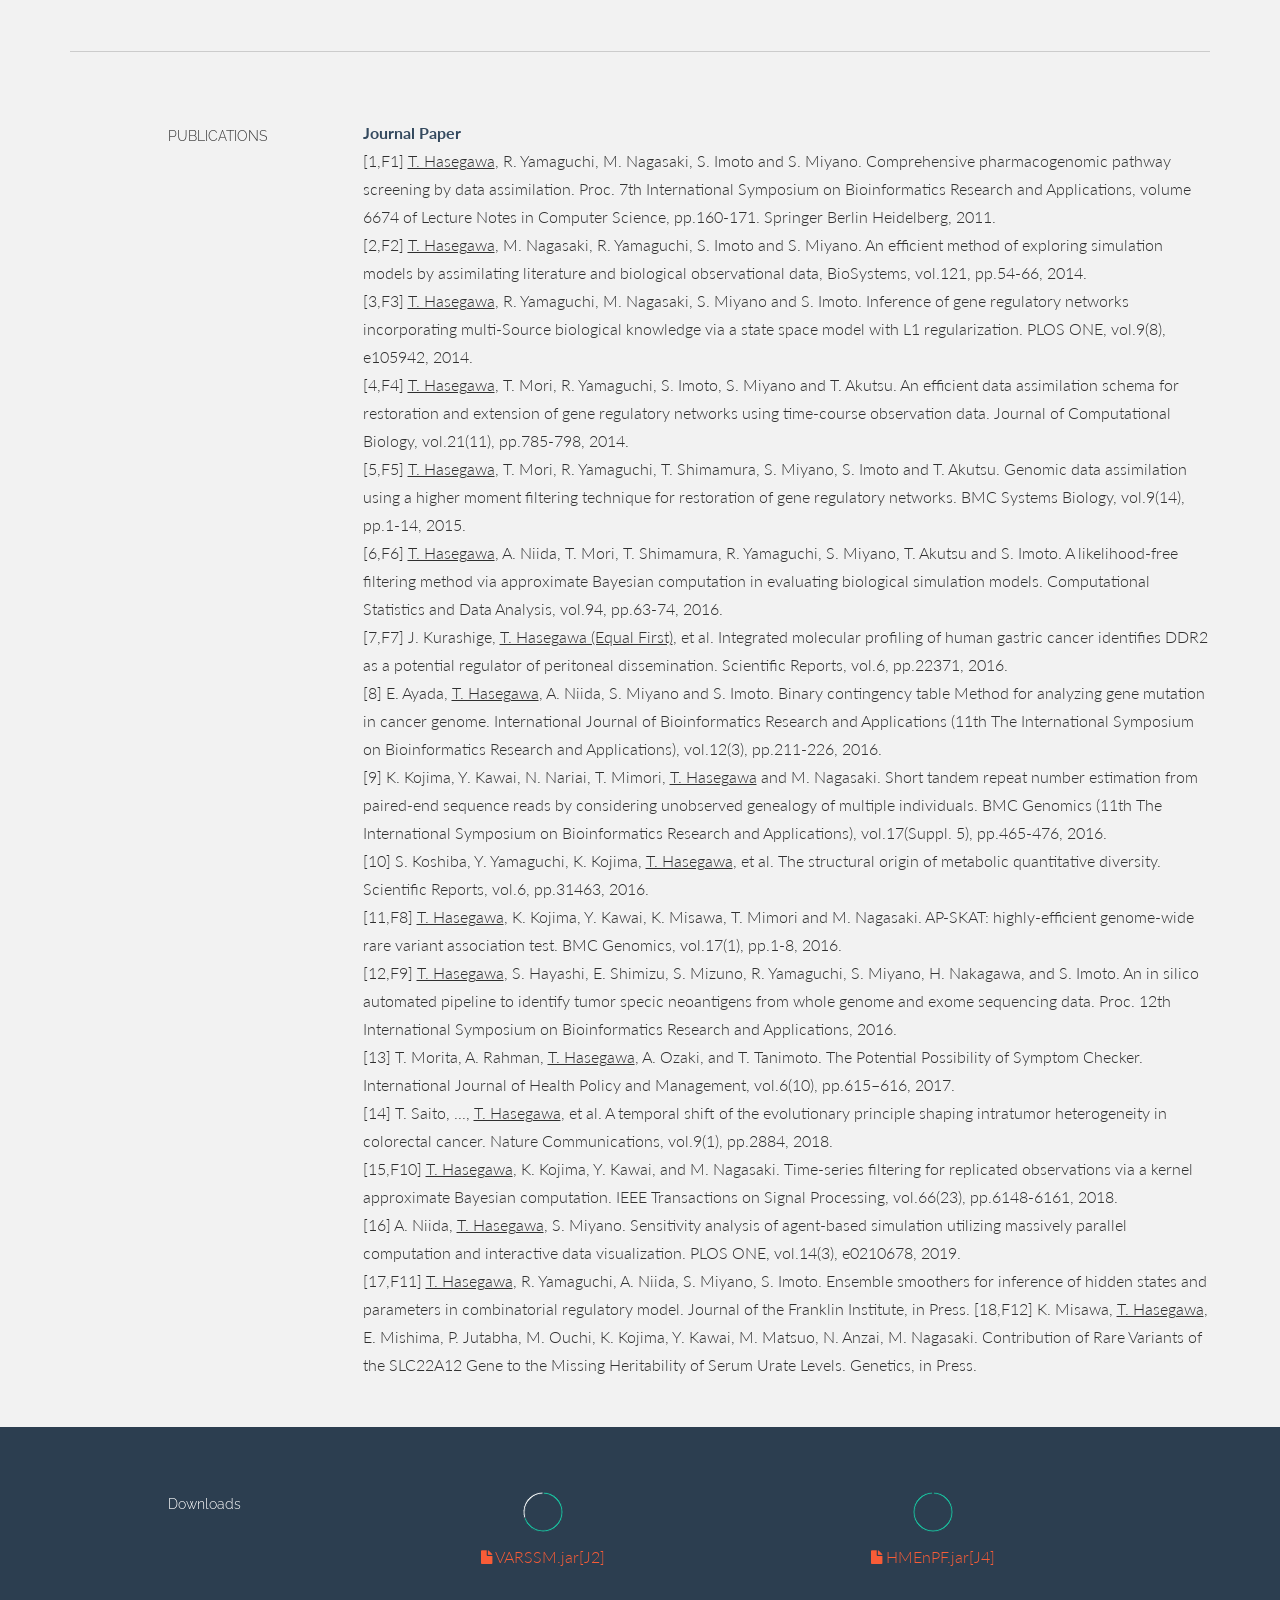
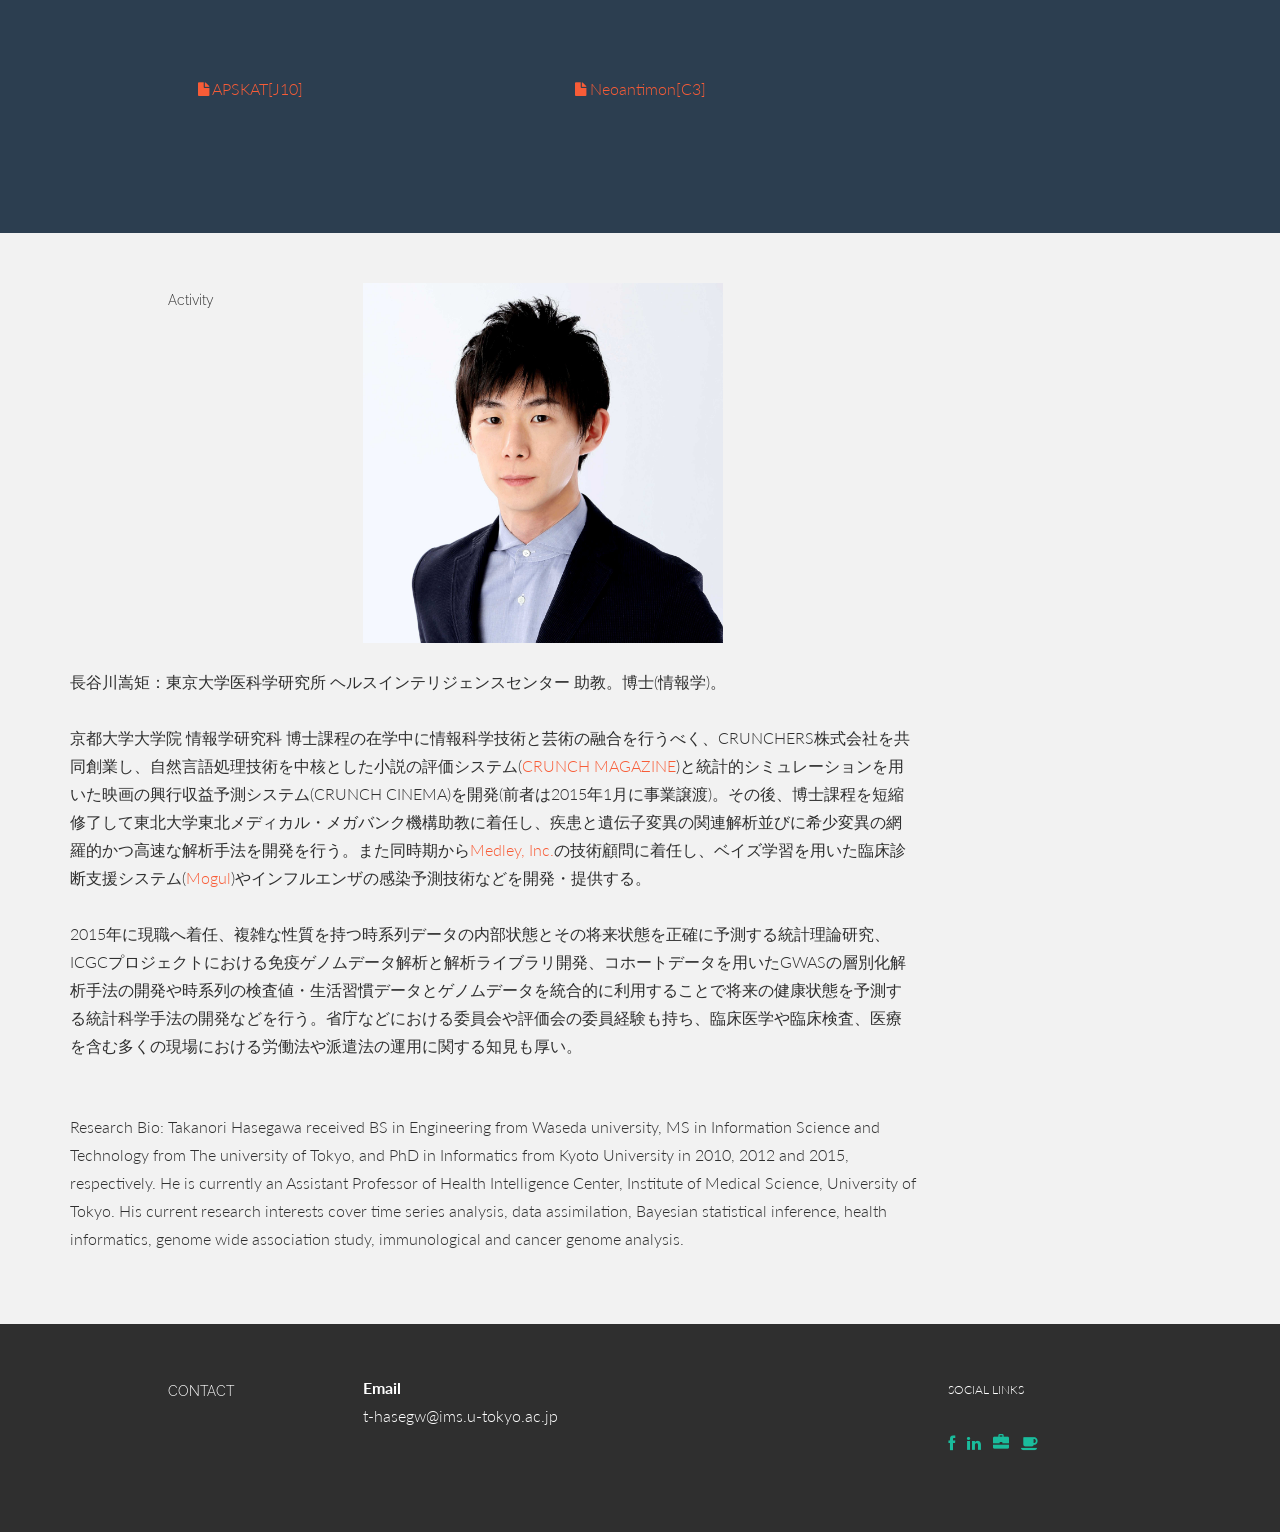
<file: index.old.html>
<!DOCTYPE html>
<html lang="en">
  <head>
    <meta charset="utf-8">
    <meta name="viewport" content="width=device-width, initial-scale=1.0">
    <meta name="description" content="">
    <meta name="author" content="">
    <link rel="shortcut icon" href="assets/ico/favicon.png">

    <title>Profile - Takanori Hasegawa, Ph.D</title>

    <!-- Bootstrap core CSS -->
    <link href="assets/css/bootstrap.css" rel="stylesheet">

    <!-- Custom styles for this template -->
    <link href="assets/css/main.css" rel="stylesheet">
    
	<link rel="stylesheet" href="assets/css/font-awesome.min.css">
    
    <link href='http://fonts.googleapis.com/css?family=Lato:300,400,700,300italic,400italic' rel='stylesheet' type='text/css'>
    <link href='http://fonts.googleapis.com/css?family=Raleway:400,300,700' rel='stylesheet' type='text/css'>
    
    <script src="assets/js/jquery.min.js"></script>
    <script type="text/javascript" src="assets/js/smoothscroll.js"></script> 
    <script src="assets/js/Chart.js"></script>

    <!-- HTML5 shim and Respond.js IE8 support of HTML5 elements and media queries -->
    <!--[if lt IE 9]>
      <script src="assets/js/html5shiv.js"></script>
      <script src="assets/js/respond.min.js"></script>
    <![endif]-->
  </head>

  <body data-spy="scroll" data-offset="0" data-target="#nav">
    <div id="section-topbar">
      <div id="topbar-inner">
	<div class="container">
	  <div class="row">
	    <div class="dropdown">
	      <ul id="nav" class="nav">
		<li class="menu-item"><a class="smoothScroll" href="#about" title="About"><i class="icon-user"></i></a></li>
		<li class="menu-item"><a class="smoothScroll" href="#resume" title="Resume"><i class="icon-file"></i></a></li>
		<li class="menu-item"><a class="smoothScroll" href="#current_work" title="Works"><i class="icon-briefcase"></i></a></li>
		<li class="menu-item"><a class="smoothScroll" href="#pub" title="Publications"><i class="icon-pencil"></i></a></li>
		<li class="menu-item"><a class="smoothScroll" href="#pic" title="Pictures"><i class="icon-camera"></i></a></li>
		<li class="menu-item"><a class="smoothScroll" href="#contact" title="Contact"><i class="icon-envelope"></i></a></li>
	      </ul><!--/ uL#nav -->
	    </div><!-- /.dropdown -->
	    
	    <div class="clear"></div>
	  </div><!--/.row -->
	</div><!--/.container -->
	
	<div class="clear"></div>
      </div><!--/ #topbar-inner -->
    </div><!--/ #section-topbar -->
    
    <div id="headerwrap">
      <div class="container">
	<div class="row centered">
	  <div class="col-lg-12">
	    <h1>Takanori Hasegawa, Ph.D</h1>
	    <h3>Assistant Professor at The Univerity of Tokyo</h3>
	    <h3>Co-founder at miup Inc.</h3>
	    <!--h3>Business and Technology Advisor at CAREER CO., LTD. and Scala Group.</h3-->
	  </div><!--/.col-lg-12 -->
	</div><!--/.row -->
      </div><!--/.container -->
    </div><!--/.#headerwrap -->    
    
    <section id="about" name="about"></section>
    <div id="intro">
      <div class="container">
	<div class="row">
	  
	  <div class="col-lg-2 col-lg-offset-1">
	    <h5>ABOUT</h5>
	  </div>
	  <div class="col-lg-6">
	    <!--p>He is an Assistant Professor at <a href="http://hic-imsut.jp/">The  University of Tokyo</a>, a Co-founder at <a href="http://miup.jp/">miup Inc.</a>, and a Business/Technical Advisor at <a href="http://medley.life/">Medely Inc.</a>, <a href="https://www.careergift.co.jp">CAREER CO., LTD.</a>, and <a href="https://scalagrp.jp/">Scala Group</a>. <br/><br/>-->

	      He obtained his Ph.D. on statistical time series analysis and computational biology from the Graduate School of Informatics, Kyoto University. During his doctoral studies, he also co-founded a start-up called "CRUNCHERS Inc.," to bring Information Science together with Art. At CRUNCHERS Inc., he developed a novel evaluation system centered on natural language processing technology and a box-office revenue forecasting system for movies (CRUNCH CINEMA). The start-up transferred its business in January 2015. <br/><br/>

	      After his Ph.D., he became an Assistant Professor at Tohoku Medical Megabank Organization, Tohoku University, where he focused on genome wide association study (GWAS) especially for rapid analysis of rare mutations. He also became a technical advisor to a team that was developing an AI-based medical disease inference system and an influenza-infection prediction system based on time-series data. <br/><br/>

	      He was appointed to his current position in 2015, where he has four key focus areas. First, he is involved in the development of a novel statistical methodology for the inference of the internal states of time series data and the prediction of their future states. Second, he focuses on cancer-immunogenomics and the development of their analysis tools in the International Cancer Genome Consortium. Third, he handles the stratification analysis of GWAS using cohort data, and lastly, he is involved in the predictive analysis of time-series health check-up data integrating blood test values, social status, lifestyle habits, genomic data, and so on. He also has experience serving on committees and evaluation boards at various ministries and agencies. He has extensive knowledge of labor laws and dispatch law operations at medical sites. <br/><br/>

	      He has also served as a business and technical advisor on operation, production and experiment optimization to several companies, and also has guided the development of AI systems (statistical science and machine learning). Further, regardless of information technologies, he has continued to create new busines, formulate their strategies, establish teams and raise funds, and oversee progress management many times, as start-ups and in large companies. He has handled the business right from the inception of the company, well into its growth phase.
		</p>
	  </div>
	  <!--div class="col-lg-3">
	      <p><a href="#"><i class="icon-file"></i></a> <sm>DOWNLOAD PDF</sm></p>
	  </div!--->
	  
	</div><!--/.row -->
      </div><!--/.container -->
    </div><!--/ #intro -->

    
    <section id="resume" name="resume"></section>
    <!--EDUCATION DESCRIPTION -->
    <div class="container desc">
      <div class="row">
	
	<div class="col-lg-2 col-lg-offset-1">
	  <h5>EDUCATION</h5>
	</div>
	<div class="col-lg-6">
	  <p><t>Doctor of Informatics</t><br/>
	    Department of  Intelligence Science and Technology<br/>
	    Graduate School of Informatics, Kyoto University<br/>
	    (Bioinformatics Center, Institute for Chemical Research, Kyoto University)<br/>
	    <br/>
	    <i>Doctoral Program</i><br/>
	    Thesis Title: Reconstructing Biological Systems Incorporating Multi-Source Biological Data via Data Assimilation Techniques<br/>
	  </p>
	</div>
	<div class="col-lg-3">
	  <p><sm>From Apr. 2012 to Jan. 2015 (Completion in shortened years)</sm></p>
	</div>
	
	<div class="col-lg-6 col-lg-offset-3">
	  <p><t>Master of Information Science and Technology</t><br/>
	    Department of Computer Science <br/>
	    Graduate School of Information Science, The University of Tokyo<br/>
	    (Human Genome Center, Institute of Medical Science, The University of Tokyo)<br/>
	    <br/>
	    <i>Master's Program</i><br/>
	    Thesis Title: Intracellular Systems Analysis by Assimilating Large Scale Biological Data and Pathway Simulation<br/>
	  </p>
	</div>
	<div class="col-lg-3">
	  <p><sm>From Apr. 2010 to Mar. 2012</sm></p>
	</div>
	
	<div class="col-lg-6 col-lg-offset-3">
	  <p><t>Bachelor of Engineering</t><br/>
	    Facalty of Science and Engineering, Waseda University<br/>
	    <br/>
	    <i>Baccalaureate Degree Program</i><br/>
	    Thesis Title: 遺伝子ネットワーク推定とデータ同化による細胞内ネットワークシミュレーションモデルの構築</br>
	  </p>
	</div>
	<div class="col-lg-3">
	  <p><sm>From Apr. 2006 to Mar. 2010</sm></p>
	</div>
	
      </div><!--/.row -->
      <br>
      <hr>
    </div><!--/.container -->
    
    
    <!--WORK DESCRIPTION -->
    <section id="current_work" name="current_work"></section>
    <div class="container desc">
      <div class="row">
	
	<div class="col-lg-2 col-lg-offset-1">
	  <h5>CURRENT WORK</h5>
	</div>
		
	<div class="col-lg-6">
	  <p><t>Assistant Professor</t><br/>
	    <a href="http://hic-imsut.jp/">Health Intelligence Center, The Institute of Medical Science, The University of Tokyo</a><br/>
	  </p>
	  <p>Our research topics are analyzing human genome, transcriptome, epigenome, metagenome and clinical data for personalized and preventive medicine through modeling, prediction and inference of disease and health systems. For example, we have been undertaking immunological cancer genome and metagenome analysis based on statistical and machine learning methods. <br/><br/>
	    
	    Especially, in the field of statistical science, my speciality is computational statistics and stochastic simulation, such as data assimilation and have published many research papers.</p>
	</div>
	<div class="col-lg-3">
	  <p><sm>October 2015 - Current</sm></p>
	</div>

	<div class="col-lg-6 col-lg-offset-3">
	  <p><t>Co-founder / Collaborative Researcher</t><br/>
	    <a href="http://miup.jp/">miup</a><br/>
	  </p>
	  <p>
	    miup Inc. is trying to establish "Integrated Healthcare Eco-System" using IoT technology and clinical A.I. system starting from developing countries to developed countries. Firstly, we have launched <a href="http://my-sheba.com/">a home delivery health-care service in Bangladesh</a>. <br/><br/>

	    My role is to design business strategy, make financial indication and capital policy, raise funds, and manage our team. <br/><br/>

	    Our system has a highly complicated statistical structure to enhance the quality of the inference, estimate the confidence level of the conclusions, and predict the future risks through Bayesian statistics and machine learning. </p>
	</div>
	<div class="col-lg-3">
	  <p><sm>September 2015 - Current</sm></p>
	</div>

	<!--div class="col-lg-6 col-lg-offset-3">
	  <p><t>Business and Technology Advisor</t><br/>
	    <a href="https://www.careergift.co.jp/">CAREER CO., LTD</a><br/>
	  </p>
	  <p>Detail is Confidential: Development of new business, and Operation and Production optimization.</p>
	</div>
	<div class="col-lg-3">
	  <p><sm>July 2019 - Current</sm></p>
	</div-->

	<!--div class="col-lg-6 col-lg-offset-3">
	  <p><t>Business and Technology Advisor</t><br/>
	    <a href="https://scalagrp.jp/">Scala Group</a><br/>
	  </p>
	  <p>Detail is Confidential: Development of new business and Evaluation of start-up companies.</p>
	</div>
	<div class="col-lg-3">
	  <p><sm>Aug. 2019 - Current</sm></p>
	</div-->
		  
      </div><!--/.row -->
      <br>
      <hr>
    </div><!--/.container -->

    <!--WORK DESCRIPTION -->
    <section id="past_work" name="past_work"></section>
    <div class="container desc">
      <div class="row">
	
	<div class="col-lg-2 col-lg-offset-1">
	  <h5>PAST WORK</h5>
	</div>
		  
	<div class="col-lg-6">
	  <p><t>Technology Advisor</t><br/>
	    <a href="https://www.panasonic.com/global/home.html">Panasonic Inc.</a><br/>
	  </p>
	  <p>Detail is Confidential: Production and experiment optimization of an image processing devision based on Bayesian framework.</p>
	</div>
	<div class="col-lg-3">
	  <p><sm>Apr 2017 - Mar. 2019</sm></p>
	</div>

	<div class="col-lg-6 col-lg-offset-3">
	  <p><t>Collaborative Project / Technology Advisor</t><br/>
	    <a href="">CareLab Inc.</a><br/>
	  </p>
	  <p>Confidential: Advising labor laws and dispatch law operations at medical sites.</p>
	</div>
	<div class="col-lg-3">
	  <p><sm>Apr 2017 - Sep 2018</sm></p>
	</div>

	<div class="col-lg-6 col-lg-offset-3">
	  <p><t>Technology Advisor</t><br/>
	    <a href="http://nadia.bz/en/">Nadia Inc.</a><br/>
	  </p>
	  <p>Confidential: Education for A.I. development especially for image processing.</p>
	</div>
	<div class="col-lg-3">
	  <p><sm>Mar 2016 - Feb 2017</sm></p>
	</div>

	<div class="col-lg-6 col-lg-offset-3">
	  <p><t>Technology Advisor</t><br/>
	    <a href="http://www.healthcareonline.co.jp/">Heathcare online</a><br/>
	  </p>
	  <p>Confidential: Consultation of data science and A.I. business.</p>
	</div>
	<div class="col-lg-3">
	  <p><sm>Mar 2016 - Feb 2016</sm></p>
	</div>

	<div class="col-lg-6 col-lg-offset-3">
	  <p><t>Technology Advisor</t><br/>
	    <a href="http://medley.life/">Medley, Inc.</a><br/>
	  </p>
	  <p>We developed an automated consulting system termed <a href="http://medley.life/symptoms">Mogul</a> for medical treatment. This system is a type of artificial intelligence and based on a simple Bayesian inference procedure (Its concept is similar to the one in miup Inc. but this version is a little bit older). Also, a pandemic prediction system for the degree of future influenza epidemic has been released in the website. </p>
	</div>
	<div class="col-lg-3">
	  <p><sm>February  2015 - September 2017 </sm></p>
	</div>

	<div class="col-lg-6 col-lg-offset-3">
	  <p><t>Assistant Professor</t><br/>
	    <a href="http://www.megabank.tohoku.ac.jp/english/">Tohoku Medical Megaban Organization, Tohoku University</a><br/>
	  </p>
	  <p>The main topic was genome wide association study and to develop novel strategies for analyzing rare variants association test. Our developed method is highly efficient and available to WGS data within a reasonable time. In addition, we proposed a novel statistical method termed kernel Bayes' approximate Bayesian computation filtering for estimation of parameter values in stochastic simulation models.  </p>
	</div>
	<div class="col-lg-3">
	  <p><sm>February  2015 - September 2015</sm></p>
	</div>
	
	<div class="col-lg-6 col-lg-offset-3">
	  <p><t>Co-founder / CTO (Technology Advisor, Feb. 2015-)</t><br/>
	    <a href="http://www.crunchers.jp/">CRUNCHERS Inc. </a><br/>
	  </p>
	  <p>We developed automated evaluation systems for predicting the profit of books and cinema. The former system was integrated to Medley, Inc. as <a href="http://crmg.me/">CRUNCH MAGAZINE</a>. For the latter system, I still have advised the statistical perspective of applying the developed simulation system (CRUNCH CINEMA) to the collaborative companies. In addition, since we're collaborating with major studios and major entertainment companies in JAPAN and USA, we have extended and developed CRUNCH CINEMA for the application of general purpose.</p>
	</div>
	<div class="col-lg-3">
	  <p><sm>July 2013 - September 2015</sm></p>
	</div>
	
	<div class="col-lg-6 col-lg-offset-3">
	  <p><t>Research Fellow</t><br/>
	    Japan Society for The Promotion of Science<br/>
	  </p>
	  <p>The research topic was Reconstructing Biological Systems Incorporating Multi-Source Biological Data via Data Assimilation Techniques.</p>
	</div>
	<div class="col-lg-3">
	  <p><sm>April 2012 - January 2015</sm></p>
	</div>
	
      </div><!--/.row -->
      <br>
      <hr>
    </div><!--/.container -->
    
    
    <!--AWARDS DESCRIPTION -->
    <section id="pub" name="pub"></section>
    <div class="container desc">
      <div class="row">
	<div class="col-lg-2 col-lg-offset-1">
	  <h5>PUBLICATIONS</h5>
	</div>
	<div class="col-lg-9">
	  <p><t>Journal Paper</t><br/>
	    [1,F1] <u>T. Hasegawa</u>, R. Yamaguchi, M. Nagasaki, S. Imoto and S. Miyano. Comprehensive pharmacogenomic pathway screening by data assimilation. Proc. 7th International Symposium on Bioinformatics Research and Applications, volume 6674 of Lecture Notes in Computer Science, pp.160-171. Springer Berlin Heidelberg, 2011.<br/>
	    [2,F2] <u>T. Hasegawa</u>, M. Nagasaki, R. Yamaguchi, S. Imoto and S. Miyano. An efficient method of exploring simulation models by assimilating literature and biological observational data, BioSystems, vol.121, pp.54-66, 2014.<br/>
	    [3,F3] <u>T. Hasegawa</u>, R. Yamaguchi, M. Nagasaki, S. Miyano and S. Imoto. Inference of gene regulatory networks incorporating multi-Source biological knowledge via a state space model with L1 regularization. PLOS ONE, vol.9(8), e105942, 2014.<br/> 
	    [4,F4] <u>T. Hasegawa</u>, T. Mori, R. Yamaguchi, S. Imoto, S. Miyano and T. Akutsu. An efficient data assimilation schema for restoration and extension of gene regulatory networks using time-course observation data. Journal of Computational Biology, vol.21(11), pp.785-798, 2014.<br/>
	    [5,F5] <u>T. Hasegawa</u>, T. Mori, R. Yamaguchi, T. Shimamura, S. Miyano, S. Imoto and T. Akutsu. Genomic data assimilation using a higher moment filtering technique for restoration of gene regulatory networks. BMC Systems Biology, vol.9(14), pp.1-14, 2015.<br/>
	    [6,F6] <u>T. Hasegawa</u>, A. Niida, T. Mori, T. Shimamura, R. Yamaguchi, S. Miyano, T. Akutsu and S. Imoto. A likelihood-free filtering method via approximate Bayesian computation in evaluating biological simulation models. Computational Statistics and Data Analysis, vol.94, pp.63-74, 2016.<br/>
	    [7,F7] J. Kurashige, <u>T. Hasegawa (Equal First)</u>, et al. Integrated molecular profiling of human gastric cancer identifies DDR2 as a potential regulator of peritoneal dissemination. Scientific Reports, vol.6, pp.22371, 2016.<br/>
	    [8] E. Ayada, <u>T. Hasegawa</u>, A. Niida, S. Miyano and S. Imoto. Binary contingency table Method for analyzing gene mutation in cancer genome. International Journal of Bioinformatics Research and Applications (11th The International Symposium on Bioinformatics Research and Applications), vol.12(3), pp.211-226, 2016.<br/>
	    [9] K. Kojima, Y. Kawai, N. Nariai, T. Mimori, <u>T. Hasegawa</u> and M. Nagasaki. Short tandem repeat number estimation from paired-end sequence reads by considering unobserved genealogy of multiple individuals. BMC Genomics (11th The International Symposium on Bioinformatics Research and Applications), vol.17(Suppl. 5), pp.465-476, 2016.<br/>
	    [10] S. Koshiba, Y. Yamaguchi, K. Kojima, <u>T. Hasegawa</u>, et al. The structural origin of metabolic quantitative diversity. Scientific Reports, vol.6, pp.31463, 2016.<br/>
	    [11,F8] <u>T. Hasegawa</u>, K. Kojima, Y. Kawai, K. Misawa, T. Mimori and M. Nagasaki. AP-SKAT: highly-efficient genome-wide rare variant association test. BMC Genomics, vol.17(1), pp.1-8, 2016.<br/>
	    [12,F9] <u>T. Hasegawa</u>, S. Hayashi, E. Shimizu, S. Mizuno, R. Yamaguchi, S. Miyano, H. Nakagawa, and S. Imoto. An in silico automated pipeline to identify tumor specic neoantigens from whole genome and exome sequencing data. Proc. 12th International Symposium on Bioinformatics Research and Applications, 2016.<br/>
	    [13] T. Morita, A. Rahman, <u>T. Hasegawa</u>, A. Ozaki, and T. Tanimoto. The Potential Possibility of Symptom Checker. International Journal of Health Policy and Management, vol.6(10), pp.615–616, 2017. <br/>
	    [14] T. Saito, ..., <u>T. Hasegawa</u>, et al. A temporal shift of the evolutionary principle shaping intratumor heterogeneity in colorectal cancer. Nature Communications, vol.9(1), pp.2884, 2018. <br/> 
	    [15,F10] <u>T. Hasegawa</u>, K. Kojima, Y. Kawai, and M. Nagasaki. Time-series filtering for replicated observations via a kernel approximate Bayesian computation. IEEE Transactions on Signal Processing, vol.66(23), pp.6148-6161, 2018. <br/>
	    [16] A. Niida, <u>T. Hasegawa</u>, S. Miyano. Sensitivity analysis of agent-based simulation utilizing massively parallel computation and interactive data visualization. PLOS ONE, vol.14(3), e0210678, 2019. <br/>
	    [17,F11] <u>T. Hasegawa</u>, R. Yamaguchi, A. Niida, S. Miyano, S. Imoto. Ensemble smoothers for inference of hidden states and parameters in combinatorial regulatory model. Journal of the Franklin Institute, in Press.
	    [18,F12] K. Misawa, <u>T. Hasegawa</u>, E. Mishima, P. Jutabha, M. Ouchi, K. Kojima, Y. Kawai, M. Matsuo, N. Anzai, M. Nagasaki. Contribution of Rare Variants of the SLC22A12 Gene to the Missing Heritability of Serum Urate Levels. Genetics, in Press. 
	    
	  </p>
<!--	  <p><t>Peer-reviewed Oral Presentation with Proceeding/Lecture Note (Not Published in Journals)</t><br/>
	  <p><t>(I haven't Write Other Oral Presentations Because I had So Many Such Ones... )</t><br/>
	    [C1] <u>T. Hasegawa</u>, R. Yamaguchi, M. Nagasaki, S. Imoto and S. Miyano. Poster: Comprehensive pharmacogenomic pathway screening by data assimilation, Proc. Computational Advances in Bio and Medical Sciences (ICCABS), 2011 IEEE 1st International Conference on, pp.246-246, 2011.<br/>
	    [C2] <u>T. Hasegawa</u>, R. Yamaguchi, M. Nagasaki, S. Imoto and S. Miyano. Comprehensive pharmacogenomic pathway screening by data assimilation, Proc. 7th International Symposium on Bioinformatics Research and Applications, volume 6674 of Lecture Notes in Computer Science, pp.160-171. Springer Berlin Heidelberg, 2011.<br/>
	    [C3] <u>T. Hasegawa</u>, S. Hayashi, E. Shimizu, S. Mizuno, R. Yamaguchi, S. Miyano, H. Nakagawa, and S. Imoto. An in silico automated pipeline to identify tumor specic neoantigens from whole genome and exome sequencing data. Proc. 12th International Symposium on Bioinformatics Research and Applications, 2016.<br/>
	  </p> -->
	</div>
      </div><!--/.row -->
      <br>
    </div><!--/.container -->
    
    
    <!--SKILLS DESCRIPTION--->
    <div id="skillswrap">
      <div class="container">
	<div class="row">
	  <div class="col-lg-2 col-lg-offset-1">
	    <h5>Downloads</h5>
	  </div>
	  <div class="col-lg-4 centered">
	    <canvas id="javascript" height="50" width="50"></canvas>
            <p><a href="#"><i class="icon-file"></i></a> <a href="#">VARSSM.jar[J2]</a></p>
	    <br>
	    <script>
	      var doughnutData = [
	      {
	      value: 70,
	      color:"#1abc9c"
	      },
	      {
	      value : 30,
	      color : "#ecf0f1"
	      }
	      ];
	      var myDoughnut = new Chart(document.getElementById("javascript").getContext("2d")).Doughnut(doughnutData);
	    </script>
	  </div>
	  <div class="col-lg-4 centered">
	    <canvas id="bootstrap" height="50" width="50"></canvas>
	    <p><a href="#"><i class="icon-file"></i></a> <a href="#">HMEnPF.jar[J4]</a></p>
	    <br>
	    <script>
	      var doughnutData = [
	      {
	      value: 90,
	      color:"#1abc9c"
	      },
	      {
	      value : 10,
	      color : "#ecf0f1"
	      }
	      ];
	      var myDoughnut = new Chart(document.getElementById("bootstrap").getContext("2d")).Doughnut(doughnutData);
	    </script>
	  </div>	  
	  <div class="col-lg-4 centered">
	    <canvas id="bootstrap" height="50" width="50"></canvas>
	    <p><a href="https://github.com/hase62/APSKAT"><i class="icon-file"></i></a> <a href="https://github.com/hase62/APSKAT">APSKAT[J10]</a></p>
	    <br>
	    <script>
	      var doughnutData = [
	      {
	      value: 40,
	      color:"#1abc9c"
	      },
	      {
	      value : 60,
	      color : "#ecf0f1"
	      }
	      ];
	      var myDoughnut = new Chart(document.getElementById("bootstrap").getContext("2d")).Doughnut(doughnutData);
	    </script>
	  </div>
	  <div class="col-lg-4 centered">
	    <canvas id="bootstrap" height="50" width="50"></canvas>
	    <p><a href="https://github.com/hase62/Neoantimon"><i class="icon-file"></i></a> <a href="https://github.com/hase62/Neoantimon">Neoantimon[C3]</a></p>
	    <br>
	    <script>
	      var doughnutData = [
	      {
	      value: 100,
	      color:"#1abc9c"
	      },
	      {
	      value : 0,
	      color : "#ecf0f1"
	      }
	      ];
	      var myDoughnut = new Chart(document.getElementById("bootstrap").getContext("2d")).Doughnut(doughnutData);
	    </script>
	  </div>
	</div>
	<br>
      </div>
    </div><!--/ #skillswrap -->
    
    <section id="pic" name="pic"></section>
    <!--PORTFOLIO DESCRIPTION -->
    <div class="container desc">
      <div class="row">
	<div class="col-lg-2 col-lg-offset-1">
	  <h5>Activity</h5>
	</div>
	
	<div class="col-lg-9">
	  <p><img class="img-responsive" src="assets/img/port03.jpg" alt=""></p>
	</div>
	
	<div class="col-lg-9">
	  <p>長谷川嵩矩：東京大学医科学研究所 ヘルスインテリジェンスセンター 助教。博士(情報学)。<br/><br/>

	    京都大学大学院 情報学研究科 博士課程の在学中に情報科学技術と芸術の融合を行うべく、CRUNCHERS株式会社を共同創業し、自然言語処理技術を中核とした小説の評価システム(<a href="http://crmg.me/">CRUNCH MAGAZINE</a>)と統計的シミュレーションを用いた映画の興行収益予測システム(CRUNCH CINEMA)を開発(前者は2015年1月に事業譲渡)。その後、博士課程を短縮修了して東北大学東北メディカル・メガバンク機構助教に着任し、疾患と遺伝子変異の関連解析並びに希少変異の網羅的かつ高速な解析手法を開発を行う。また同時期から<a href="http://medley.life/">Medley, Inc.</a>の技術顧問に着任し、ベイズ学習を用いた臨床診断支援システム(<a href="http://medley.life/symptoms">Mogul</a>)やインフルエンザの感染予測技術などを開発・提供する。<br/><br/>

	    2015年に現職へ着任、複雑な性質を持つ時系列データの内部状態とその将来状態を正確に予測する統計理論研究、ICGCプロジェクトにおける免疫ゲノムデータ解析と解析ライブラリ開発、コホートデータを用いたGWASの層別化解析手法の開発や時系列の検査値・生活習慣データとゲノムデータを統合的に利用することで将来の健康状態を予測する統計科学手法の開発などを行う。省庁などにおける委員会や評価会の委員経験も持ち、臨床医学や臨床検査、医療を含む多くの現場における労働法や派遣法の運用に関する知見も厚い。<br/><br/>

	    <!--また、大企業やスタートアップ企業のAI (統計科学、機械学習) 技術・製品開発やAIに関わらず幅広い領域における新規事業の立案、ビジネス戦略策定、組織作り、資金調達、進捗管理までを継続して行っている。特に東大発ベンチャー企業であるmiup社では共同創業者として事業戦略の策定、複数事業の進捗管理、資本政策並びに交渉も担っており、創業期から成長期にかけてのビジネス経験が豊富。目指せ全知全能、ということで地政学、経済学、経営学、法律、近代史、戦史、人類史、哲学、法律や金融などから、統計科学・情報学以外の技術分野としても、エネルギー、暗号理論、相対性理論、量子論、気象学、医学、生理学、細胞。分子生物学などあらゆる専門書を好き勝手読み続けている。</p>-->
	  <p>Research Bio: Takanori Hasegawa received BS in Engineering from Waseda university, MS in Information Science and Technology from The university of Tokyo, and PhD in Informatics from Kyoto University in 2010, 2012 and 2015, respectively. He is currently an Assistant Professor of Health Intelligence Center, Institute of Medical Science, University of Tokyo. His current research interests cover time series analysis, data assimilation, Bayesian statistical inference, health informatics, genome wide association study, immunological and cancer genome analysis. </p>
	</div>
	
	<!---div class="col-lg-6 col-lg-offset-3">
	    <p><img class="img-responsive" src="assets/img/port03.jpg" alt=""></p>
      </div>
      <div class="col-lg-3">
	<p>WE GROW</p>
	<p><more>Lorem Ipsum is simply dummy text of the printing and typesetting industry. Lorem Ipsum has been the industry's standard dummy text ever since the 1500s, when an unknown printer took a galley of type and scrambled it to make a type specimen book.<br/><br/>
	    <sm><i class="icon-tag"></i> web design</sm></more> 
	</p>
	</div--->
	
      </div><!--/.row -->
      <br>
      <br>
    </div><!--/.container -->
    
    
    
    <section id="contact" name="contact"></section>
    <!--FOOTER DESCRIPTION -->
    <div id="footwrap">
      <div class="container">
	<div class="row">
	  
	  <div class="col-lg-2 col-lg-offset-1">
	    <h5>CONTACT</h5>
	  </div>
	  <div class="col-lg-6">
	    <p><t>Email</t><br/>
	      t-hasegw@ims.u-tokyo.ac.jp<br/>
	    </p>
	  </div>
	  <div class="col-lg-3">
	    <p><sm>SOCIAL LINKS</sm></p>
	    <p>
	      <!---a href="https://twitter.com/hase62"><i class="icon-twitter"></i></a!--->
	      <a href="https://www.facebook.com/hase62"><i class="icon-facebook"></i></a>
	      <a href="https://www.linkedin.com/in/hase62"><i class="icon-linkedin"></i></a>
	      <a href="https://www.wantedly.com/users/142648"><i class="glyphicon glyphicon-briefcase"></i></a>
	      <a href="http://coffeemeeting.jp/1352542156"><i class="icon-coffee"></i></a>
	    </p>
	  </div>
	</div><!--/.row -->
      </div><!--/.container -->
    </div><!--/ #footer -->
    
    <!--div id="c">
	<div class="container">
	  <p>template<a href="http://www.blacktie.co"></a></p>
	  
	</div>
    </div-->
    
    
    <!-- Bootstrap core JavaScript
	 ================================================== -->
    <!-- Placed at the end of the document so the pages load faster -->
    <script src="assets/js/bootstrap.js"></script>
  </body>
</html>
</file>
<file: assets/css/main.css>
/* Author: Carlos Alvarez
 * URL: http://alvarez.is
 *
 * Project Name: Kelvin - Free Bootstrap 3 Resume Theme
 * Version: 1.0
 * URL: http://blacktie.co
 */

body {
  background-color: #f2f2f2;
    font-family: "Lato";
    font-weight: 300;
    font-size: 16px;
    color: #555;

    -webkit-font-smoothing: antialiased;
    -webkit-overflow-scrolling: touch;
}

/* Titles */
h1, h2, h3, h4, h5, h6 {
    font-family: "Raleway";
    font-weight: 300;
    color: #333;
}


/* Paragraph & Typographic */
p {
    line-height: 28px;
    margin-bottom: 25px;
}

.centered {
    text-align: center;
}

/* Links */
a {
    color: #f85c37;
    word-wrap: break-word;

    -webkit-transition: color 0.1s ease-in, background 0.1s ease-in;
    -moz-transition: color 0.1s ease-in, background 0.1s ease-in;
    -ms-transition: color 0.1s ease-in, background 0.1s ease-in;
    -o-transition: color 0.1s ease-in, background 0.1s ease-in;
    transition: color 0.1s ease-in, background 0.1s ease-in;
}

a:hover,
a:focus {
    color: #7b7b7b;
    text-decoration: none;
    outline: 0;
}

a:before,
a:after {
    -webkit-transition: color 0.1s ease-in, background 0.1s ease-in;
    -moz-transition: color 0.1s ease-in, background 0.1s ease-in;
    -ms-transition: color 0.1s ease-in, background 0.1s ease-in;
    -o-transition: color 0.1s ease-in, background 0.1s ease-in;
    transition: color 0.1s ease-in, background 0.1s ease-in;
}

 hr {
    display: block;
    height: 1px;
    border: 0;
    border-top: 1px solid #ccc;
    margin: 1em 0;
    padding: 0;
}


/*---------------------------------------------------
	3.1 Topbar
---------------------------------------------------*/

#section-topbar {
	position: fixed;
	top: 0;
	left: 0;
	right: 0;
	z-index: 10000;
	overflow: visible;
	font: normal 16px/24px  'Open Sans', "Helvetica Neue", Helvetica, Arial, sans-serif;
}

#section-topbar a {
  color: #fff;
}

#topbar-inner {
	background: #111;
	line-height: 0;
	text-align: center;
}

/*
	Top Bar

	By default, top navigation bar uses "fixed" position
*/
#section-topbar ul#nav {
	display: inline-block;
	position: relative;
	margin: 0;
	padding: 0;

	border-right: 1px solid #222;

	/* For IE, the outcast */
	zoom:1;
	*display: inline;
}

#section-topbar ul#nav > li {
	display: block;
    float: left;
    padding: 0;
}


#section-topbar ul#nav a {
  display: block;
  font: normal 11px/18px "Helvetica Neue", Helvetica, Arial, sans-serif;
  text-decoration: none;
  padding: 18px 20px 18px 20px;
  border-left: 1px solid #222;
}

	#section-topbar ul#nav a:hover {
	  background: #222;
	  text-decoration: none;
	  border-left: 1px solid #111;
	}

	#section-topbar ul#nav .active a {
		background: #44bbaa;
		border-left: 1px solid #111;
	}

		#section-topbar ul#nav .active a:hover {
			background: #44bbaa;
		}
#section-topbar i {
	font-size: 25px;
}
/*---------------------------------------------------
	SECTION WRAPS
---------------------------------------------------*/

/* Header Wrap */
#headerwrap {
	background: url(../img/header-bg.jpg) no-repeat center top;
	margin-top: 60px;
	padding-top:140px;
	text-align:center;
	background-attachment: relative;
	background-position: center center;
	min-height: 500px;
	width: 100%;
	
    -webkit-background-size: 100%;
    -moz-background-size: 100%;
    -o-background-size: 100%;
    background-size: 100%;

    -webkit-background-size: cover;
    -moz-background-size: cover;
    -o-background-size: cover;
    background-size: cover;
}

#headerwrap h1 {
	font-size: 80px;
	color: white;
}

#headerwrap h3 {
	font-size: 20px;
	color: white;
}

/* Intnro Wrap */

#intro {
	background: #2c3e50;
	padding-top: 60px;
	padding-bottom: 60px;
	color: white;
} 

#intro h5, p {
	color: white;
}

#intro i {
	color: white;
	font-size: 20px;
	padding-right: 8px;
	vertical-align: middle;
}


#skillswrap {
	background: #2c3e50;
	padding-top: 60px;
	padding-bottom: 60px;
	color: white;
}

#skillswrap h5, p {
	color: white;
}

#footwrap {
	background: #2f2f2f;
	padding-top: 50px;
	padding-bottom: 50px;
}

#footwrap p {
	color: white;
}

#footwrap h5 {
	color: white;
}


#footwrap t {
	font-weight: 700;
}

#footwrap i {
	padding-right: 8px;
	color: #1abc9c;
}

/* Copyright Wrap */

#c {
	background: #222222;
	padding-top: 15px;
	text-align: right;
}

#c p {
	color: white
}



/* Global Values */

.desc {
	padding-top: 50px;
}

.desc p {
	color: #2f2f2f;
}

.desc t {
	color: #34495e;
	font-weight: 700;
}

.desc imp {
	padding: 6px;
	color: white;
	background: #34495e;
}

.desc more {
	color: #95a5a6;
}


sm {
	font-size: 12px;
}
</file>
